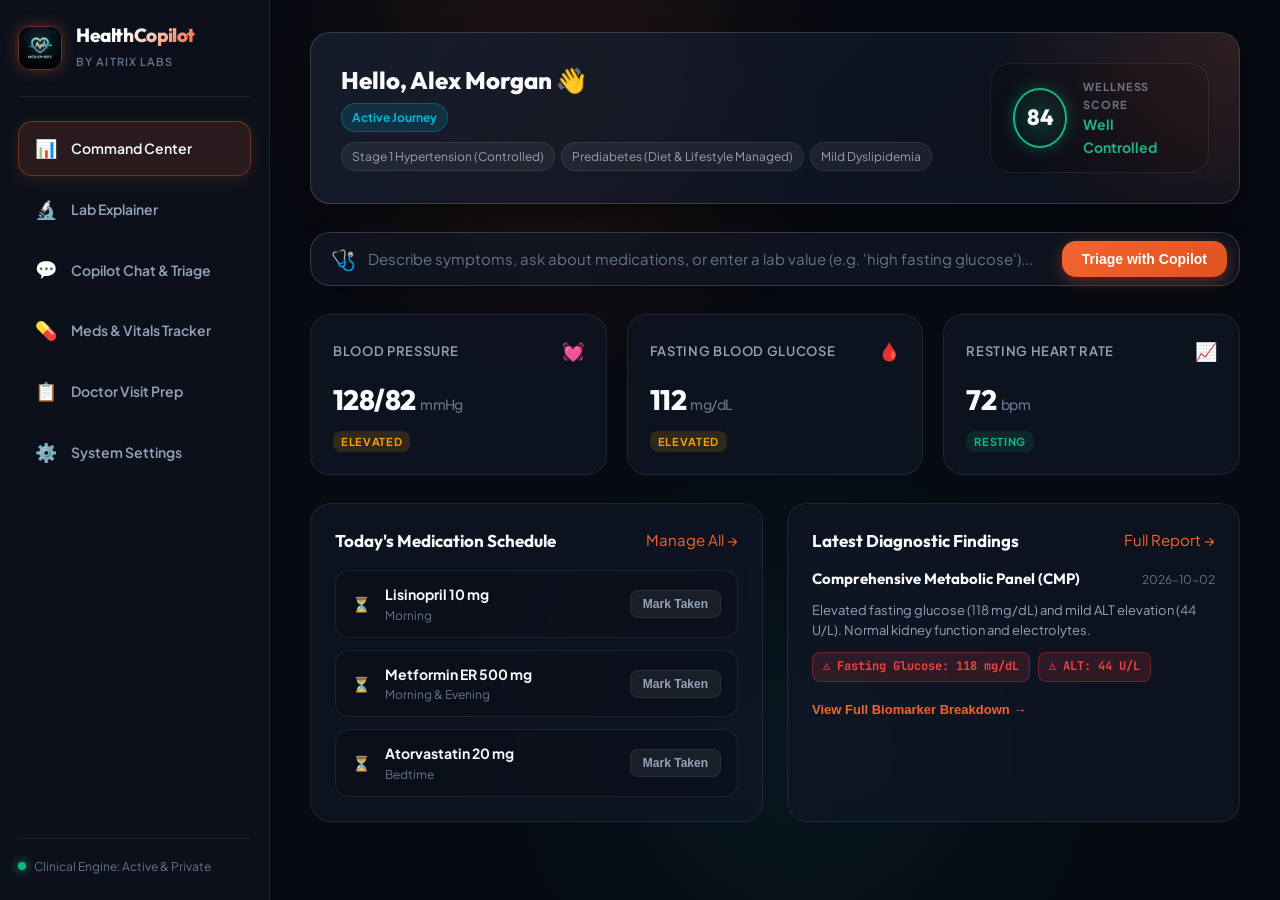
<file: index.html>
<!DOCTYPE html>
<html lang="en">
<head>
  <meta charset="UTF-8">
  <meta name="viewport" content="width=device-width, initial-scale=1.0">
  <title>AI-Powered Personal Health Copilot | AItrix Labs</title>
  <meta name="description" content="An intelligent personal health copilot that helps individuals understand, organize, and manage their healthcare journey with lab analysis, symptom triage, medication safety, and clinical visit prep.">
  <meta name="theme-color" content="#070A11">

  <!-- Favicon -->
  <link rel="icon" type="image/jpeg" href="assets/logo.jpg">

  <!-- Core & Component Stylesheets -->
  <link rel="stylesheet" href="css/style.css">
  <link rel="stylesheet" href="css/dashboard.css">
  <link rel="stylesheet" href="css/lab-explainer.css">
  <link rel="stylesheet" href="css/chat.css">
  <link rel="stylesheet" href="css/meds-vitals.css">
</head>
<body>
  <!-- Mobile Top Navigation Bar -->
  <div class="mobile-top-bar no-print">
    <div style="display: flex; align-items: center; gap: 10px;">
      <img src="assets/logo.jpg" alt="Health Copilot Logo" style="width: 32px; height: 32px; border-radius: 8px;">
      <span style="font-weight: 800; font-family: var(--font-display);">HealthCopilot</span>
    </div>
    <button id="mobileMenuBtn" class="menu-btn" aria-label="Open Navigation">☰ Menu</button>
  </div>

  <div class="app-container">
    <!-- Desktop Sidebar Navigation -->
    <aside class="app-sidebar no-print">
      <div class="brand-header">
        <img src="assets/logo.jpg" alt="Health Copilot Emblem" class="brand-logo-img">
        <div class="brand-text">
          <h1>HealthCopilot</h1>
          <span class="brand-tagline">by AItrix Labs</span>
        </div>
      </div>

      <ul class="nav-menu">
        <li class="nav-item active" data-tab="overview">
          <span class="nav-icon">📊</span>
          <span>Command Center</span>
        </li>
        <li class="nav-item" data-tab="labs">
          <span class="nav-icon">🔬</span>
          <span>Lab Explainer</span>
        </li>
        <li class="nav-item" data-tab="copilot">
          <span class="nav-icon">💬</span>
          <span>Copilot Chat & Triage</span>
        </li>
        <li class="nav-item" data-tab="meds">
          <span class="nav-icon">💊</span>
          <span>Meds & Vitals Tracker</span>
        </li>
        <li class="nav-item" data-tab="doctor">
          <span class="nav-icon">📋</span>
          <span>Doctor Visit Prep</span>
        </li>
        <li class="nav-item" data-tab="settings">
          <span class="nav-icon">⚙️</span>
          <span>System Settings</span>
        </li>
      </ul>

      <div class="sidebar-footer">
        <div class="system-status">
          <span class="status-dot-pulse"></span>
          <span>Clinical Engine: Active & Private</span>
        </div>
      </div>
    </aside>

    <!-- Main Content Area -->
    <main class="app-main">

      <!-- ===================================================================
           VIEW 1: OVERVIEW / COMMAND CENTER
           =================================================================== -->
      <section id="view-overview" class="view-section active-view">
        <div class="dash-hero-banner">
          <div class="patient-intro">
            <h3>Hello, <span id="dashPatientName">Alex Morgan</span> 👋</h3>
            <div class="patient-meta-row">
              <span class="patient-status-pill">Active Journey</span>
              <div id="dashConditionsList" style="display: flex; gap: 6px; flex-wrap: wrap;"></div>
            </div>
          </div>

          <div class="wellness-score-badge">
            <div class="score-circle">
              <span id="wellnessScoreNum">88</span>
            </div>
            <div class="score-info">
              <span class="score-label">Wellness Score</span>
              <span class="score-rating">Well Controlled</span>
            </div>
          </div>
        </div>

        <!-- Quick Triage Search -->
        <div class="quick-triage-container no-print">
          <div class="quick-triage-box">
            <span class="triage-icon">🩺</span>
            <input type="text" id="quickTriageInput" placeholder="Describe symptoms, ask about medications, or enter a lab value (e.g. 'high fasting glucose')...">
            <button class="btn-primary" id="quickTriageBtn">Triage with Copilot</button>
          </div>
        </div>

        <!-- 3-Column Metrics Snapshot -->
        <div class="dash-metrics-grid">
          <div class="metric-card">
            <div class="metric-card-header">
              <span class="metric-card-title">Blood Pressure</span>
              <span style="font-size: 18px;">💓</span>
            </div>
            <div id="dashBPSnapshot">
              <span class="snapshot-val">128/82 <small>mmHg</small></span>
              <span class="snapshot-status elevated">ELEVATED</span>
            </div>
          </div>

          <div class="metric-card">
            <div class="metric-card-header">
              <span class="metric-card-title">Fasting Blood Glucose</span>
              <span style="font-size: 18px;">🩸</span>
            </div>
            <div id="dashGlucoseSnapshot">
              <span class="snapshot-val">112 <small>mg/dL</small></span>
              <span class="snapshot-status elevated">ELEVATED</span>
            </div>
          </div>

          <div class="metric-card">
            <div class="metric-card-header">
              <span class="metric-card-title">Resting Heart Rate</span>
              <span style="font-size: 18px;">📈</span>
            </div>
            <div id="dashHRSnapshot">
              <span class="snapshot-val">72 <small>bpm</small></span>
              <span class="snapshot-status normal">OPTIMAL</span>
            </div>
          </div>
        </div>

        <!-- Two Column Panel: Meds Today & Recent Lab Findings -->
        <div class="dash-content-columns">
          <div class="dash-panel">
            <div class="panel-header">
              <h3>Today's Medication Schedule</h3>
              <a href="#meds" onclick="window.app.switchTab('meds')">Manage All →</a>
            </div>
            <div class="dash-meds-list" id="dashMedsTodayList"></div>
          </div>

          <div class="dash-panel">
            <div class="panel-header">
              <h3>Latest Diagnostic Findings</h3>
              <a href="#labs" onclick="window.app.switchTab('labs')">Full Report →</a>
            </div>
            <div id="dashLabAlerts"></div>
          </div>
        </div>
      </section>


      <!-- ===================================================================
           VIEW 2: LAB EXPLAINER & BIOMARKER VISUALIZER
           =================================================================== -->
      <section id="view-labs" class="view-section">
        <div class="view-header">
          <div>
            <h2>Diagnostic Lab Explainer</h2>
            <p class="view-subtitle">Demystify blood tests, metabolic panels, and lipid profiles into plain-English clinical insights.</p>
          </div>
        </div>

        <div class="lab-controls-panel no-print">
          <div class="lab-selector-row">
            <div>
              <label for="labPresetSelect" style="font-size: 12px; font-weight: 700; color: var(--text-muted); text-transform: uppercase;">Load Sample Laboratory Report:</label>
              <select id="labPresetSelect" class="form-select" style="margin-top: 6px; width: 340px;">
                <option value="lab_cmp_01">Comprehensive Metabolic Panel (CMP)</option>
                <option value="lab_lipid_02">Lipid Profile & Cardiovascular Panel</option>
                <option value="lab_a1c_03">Hemoglobin A1c (Glycated Hemoglobin)</option>
              </select>
            </div>
            <span style="color: var(--text-muted); font-size: 13px;">or paste your raw clinical lab report below</span>
          </div>

          <div class="lab-raw-collapsible">
            <details>
              <summary>📝 Paste / View Raw Lab Text for Custom AI Parsing</summary>
              <div class="raw-input-wrapper">
                <textarea id="rawLabInput" class="form-textarea" placeholder="Paste your lab report text here (e.g. 'Glucose: 118 mg/dL [HIGH]...')"></textarea>
                <button class="btn-primary" id="analyzeRawLabBtn">Analyze Raw Text with Copilot</button>
              </div>
            </details>
          </div>
        </div>

        <!-- Active Report Metadata Banner -->
        <div class="report-meta-card">
          <div class="report-meta-header">
            <h3 id="reportTitleDisplay">Comprehensive Metabolic Panel (CMP)</h3>
            <div class="report-meta-sub">
              <span id="reportDateDisplay">Collected: 2026-10-02</span>
              <span id="reportFacilityDisplay">LabCorp Diagnostics</span>
            </div>
          </div>
          <div class="report-summary-box" id="reportSummaryDisplay">
            Elevated fasting glucose (118 mg/dL) and mild ALT elevation (44 U/L). Normal kidney function and electrolytes.
          </div>
        </div>

        <!-- Biomarker Filters -->
        <div class="lab-filter-bar no-print">
          <div class="filter-pills">
            <label class="filter-pill-label">
              <input type="radio" name="labFilter" value="all" checked> All Biomarkers
            </label>
            <label class="filter-pill-label">
              <input type="radio" name="labFilter" value="abnormal"> Flagged / Abnormal Only
            </label>
            <label class="filter-pill-label">
              <input type="radio" name="labFilter" value="normal"> Within Optimal Range
            </label>
          </div>
        </div>

        <!-- Biomarker Cards Grid -->
        <div class="biomarkers-grid" id="biomarkersContainer"></div>
      </section>


      <!-- ===================================================================
           VIEW 3: COPILOT CHAT & SYMPTOM TRIAGE
           =================================================================== -->
      <section id="view-copilot" class="view-section">
        <div class="view-header">
          <div>
            <h2>Clinical Copilot & Symptom Triage</h2>
            <p class="view-subtitle">Interactive conversational healthcare navigation with urgency risk-stratification and clinical explanations.</p>
          </div>
        </div>

        <div class="chat-app-wrapper">
          <div class="chat-top-header">
            <div class="chat-ai-profile">
              <div class="ai-avatar-badge">🩺</div>
              <div class="ai-profile-info">
                <h3>Personal Health Copilot</h3>
                <p><span class="pulse-indicator"></span> Intelligent Clinical Engine Active</p>
              </div>
            </div>
            <button class="btn-secondary" id="clearChatBtn" style="font-size: 12px; padding: 6px 12px;">Clear History</button>
          </div>

          <!-- Quick Suggestion Chips -->
          <div class="quick-chips-wrapper no-print" id="quickPromptChips">
            <button class="prompt-chip" data-prompt="My fasting blood glucose is 118 mg/dL. What does this indicate and what actions can I take?">🩸 Glucose 118 mg/dL meaning</button>
            <button class="prompt-chip" data-prompt="Can I take ibuprofen or Advil while I am on Lisinopril for blood pressure?">⚠️ Ibuprofen + Lisinopril interaction</button>
            <button class="prompt-chip" data-prompt="I forgot my morning blood pressure medication yesterday. Can I double up today?">💊 Missed medication dose advice</button>
            <button class="prompt-chip" data-prompt="I feel lightheaded when standing up quickly. Resting heart rate is 72 bpm.">💓 Dizziness upon standing</button>
            <button class="prompt-chip emergency-chip" data-prompt="I have sudden severe pressure in my chest radiating to my left arm.">🚨 Emergency test: Severe chest pain</button>
          </div>

          <!-- Chat Messages Flow -->
          <div class="chat-messages-container" id="chatMessages"></div>

          <!-- Chat Input -->
          <div class="chat-input-bar no-print">
            <form id="chatForm">
              <input type="text" id="chatInput" placeholder="Ask a health question, report a symptom, or evaluate medications..." autocomplete="off">
              <button type="submit" class="btn-primary" id="sendChatBtn">Send ➔</button>
            </form>
          </div>
        </div>
      </section>


      <!-- ===================================================================
           VIEW 4: MEDICATION & VITALS TRACKER
           =================================================================== -->
      <section id="view-meds" class="view-section">
        <div class="view-header">
          <div>
            <h2>Medication & Vitals Tracker</h2>
            <p class="view-subtitle">Maintain schedule adherence, review drug interaction alerts, and log daily biometric telemetry.</p>
          </div>
        </div>

        <!-- Drug Interaction Alert (Dynamic) -->
        <div id="drugInteractionAlert" style="display: none;"></div>

        <div class="meds-vitals-grid">
          <!-- Medication Column -->
          <div class="section-panel">
            <div class="section-header-row">
              <h3>Medications & Regimen</h3>
              <button class="btn-primary" id="openAddMedBtn" style="font-size: 13px; padding: 8px 14px;">+ Add Med</button>
            </div>

            <div class="adherence-banner">
              <div>
                <span class="adherence-title">Today's Adherence Rate</span>
                <p style="font-size: 12px; color: var(--text-muted); margin-top: 2px;">Keep up your consistent daily streak</p>
              </div>
              <span class="adherence-pct" id="todayAdherencePct">75%</span>
            </div>

            <div class="medications-list" id="medicationsList"></div>
          </div>

          <!-- Vitals Column -->
          <div class="section-panel">
            <div class="section-header-row">
              <h3>Vitals & Biometric Logs</h3>
              <button class="btn-secondary" id="openAddVitalBtn" style="font-size: 13px; padding: 8px 14px;">+ Log Vital</button>
            </div>

            <!-- SVG Trend Chart -->
            <div id="vitalsChartContainer" style="margin-bottom: 20px;"></div>

            <!-- Table of Vitals -->
            <div class="vitals-table-wrapper">
              <table class="vitals-table">
                <thead>
                  <tr>
                    <th>Date / Time</th>
                    <th>Metric</th>
                    <th>Reading</th>
                    <th>Status</th>
                    <th>Notes</th>
                    <th></th>
                  </tr>
                </thead>
                <tbody id="vitalsTableBody"></tbody>
              </table>
            </div>
          </div>
        </div>
      </section>


      <!-- ===================================================================
           VIEW 5: DOCTOR VISIT PREP SHEET
           =================================================================== -->
      <section id="view-doctor" class="view-section">
        <div class="view-header no-print">
          <div>
            <h2>Doctor Visit Prep & Health Summary</h2>
            <p class="view-subtitle">Generate an organized, printable briefing for your next clinical consultation with prioritized questions.</p>
          </div>
          <div style="display: flex; gap: 10px;">
            <button class="btn-secondary" id="refreshSummaryBtn">🔄 Refresh Data</button>
            <button class="btn-primary" id="printSummaryBtn">🖨️ Print / Save PDF</button>
          </div>
        </div>

        <div class="doctor-prep-container">
          <div class="prep-document-sheet" id="prepDocumentSheet">
            <div class="prep-doc-header">
              <h2 class="prep-doc-title">Executive Clinical Summary & Consultation Prep</h2>
              <p class="prep-patient-meta" id="prepPatientMeta">Alex Morgan | Age: 42 | Sex: Male | Allergies: Penicillin, Sulfa</p>
              <p class="prep-provider-info" id="prepProviderInfo">Primary Physician: Dr. Elena Rostova, MD (Metro Health Internal Medicine)</p>
            </div>

            <!-- Active Diagnoses -->
            <div class="prep-section">
              <h3 class="prep-section-title">🏥 Active Diagnoses & Chronic Focus Areas</h3>
              <ul id="prepConditionsList" style="padding-left: 20px; font-size: 14px;"></ul>
            </div>

            <!-- Recent Vitals Averages -->
            <div class="prep-section">
              <h3 class="prep-section-title">💓 Recent Vitals Telemetry Averages (Last 14 Days)</h3>
              <div class="prep-metrics-grid" id="prepVitalsMetrics"></div>
            </div>

            <!-- Abnormal Lab Findings -->
            <div class="prep-section">
              <h3 class="prep-section-title">🔬 Out-of-Range Diagnostic Biomarkers</h3>
              <div class="prep-labs-list" id="prepAbnormalLabs"></div>
            </div>

            <!-- Current Medications -->
            <div class="prep-section">
              <h3 class="prep-section-title">💊 Active Medications & Regimen</h3>
              <div id="prepMedsList" style="display: flex; flex-direction: column; gap: 6px;"></div>
            </div>

            <!-- Prioritized Questions for Clinician -->
            <div class="prep-section">
              <h3 class="prep-section-title">❓ Prioritized Questions for Your Doctor</h3>
              <ul class="prep-questions-list" id="prepGeneratedQuestions"></ul>
            </div>

            <!-- Custom Discussion Topics -->
            <div class="prep-section no-print" style="margin-top: 24px;">
              <h3 class="prep-section-title">📝 Additional Symptoms or Topics You Wish to Discuss</h3>
              <div style="display: flex; gap: 10px; margin-bottom: 12px;">
                <input type="text" id="newTopicInput" class="form-input" placeholder="e.g. Mild knee stiffness after running 5k...">
                <button class="btn-secondary" id="addTopicBtn" style="white-space: nowrap;">Add Topic</button>
              </div>
              <ul id="doctorTopicsList" style="list-style: none; display: flex; flex-direction: column; gap: 6px;"></ul>
            </div>
          </div>
        </div>
      </section>


      <!-- ===================================================================
           VIEW 6: SETTINGS & MODEL CONFIGURATION
           =================================================================== -->
      <section id="view-settings" class="view-section">
        <div class="view-header">
          <div>
            <h2>System Settings & AI Configuration</h2>
            <p class="view-subtitle">Configure model API keys, manage local data persistence, and review privacy details.</p>
          </div>
        </div>

        <div style="max-width: 680px; display: flex; flex-direction: column; gap: 24px;">
          <div class="section-panel">
            <h3 style="font-size: 16px; margin-bottom: 14px;">🤖 Google Gemini Live AI Integration (Optional)</h3>
            <p style="font-size: 13px; color: var(--text-secondary); margin-bottom: 16px;">
              Health Copilot includes a complete built-in clinical triage and biomarker intelligence engine that runs offline with zero setup. If you'd like live, dynamic generative LLM responses, you can enter your Google Gemini API key below.
            </p>
            <div class="form-group">
              <label for="geminiApiKeyInput">Gemini API Key</label>
              <input type="password" id="geminiApiKeyInput" class="form-input" placeholder="AIzaSy...">
            </div>
            <button class="btn-primary" id="saveSettingsBtn">Save Settings</button>
          </div>

          <div class="section-panel">
            <h3 style="font-size: 16px; margin-bottom: 14px;">🔒 Privacy & Zero-Cloud Guarantee</h3>
            <p style="font-size: 13px; color: var(--text-secondary); line-height: 1.6;">
              All patient vitals, medications, and lab reports are stored exclusively within your browser's local sandbox (IndexedDB & LocalStorage). No private patient data is ever transferred to third-party databases or marketing servers.
            </p>
          </div>

          <div class="section-panel">
            <h3 style="font-size: 16px; margin-bottom: 14px;">🔄 Demonstration Sample Data</h3>
            <p style="font-size: 13px; color: var(--text-secondary); margin-bottom: 16px;">
              Reset all logs back to the default presentation demo state (Alex Morgan, CMP/Lipid panel, prediabetes vitals).
            </p>
            <button class="btn-secondary" id="resetDemoDataBtn" style="color: #F87171; border-color: rgba(239, 68, 68, 0.4);">
              Reset to Demo Data
            </button>
          </div>
        </div>
      </section>

    </main>
  </div>

  <!-- ===================================================================
       MODAL: ADD MEDICATION
       =================================================================== -->
  <div id="addMedModal" class="modal-overlay" style="display: none;">
    <div class="modal-card">
      <div class="modal-header">
        <h3>Add New Medication</h3>
        <button id="closeAddMedBtn" class="modal-close-btn">&times;</button>
      </div>
      <form id="addMedForm">
        <div class="form-group">
          <label for="medNameInput">Medication Name</label>
          <input type="text" id="medNameInput" class="form-input" placeholder="e.g. Lisinopril, Metformin" required>
        </div>
        <div class="form-group" style="display: grid; grid-template-columns: 1fr 1fr; gap: 12px;">
          <div>
            <label for="medDosageInput">Dosage</label>
            <input type="text" id="medDosageInput" class="form-input" placeholder="e.g. 10 mg, 500 mg" required>
          </div>
          <div>
            <label for="medFreqInput">Frequency</label>
            <select id="medFreqInput" class="form-select">
              <option value="Once daily">Once daily</option>
              <option value="Twice daily">Twice daily</option>
              <option value="Three times daily">Three times daily</option>
              <option value="As needed">As needed (PRN)</option>
            </select>
          </div>
        </div>
        <div class="form-group">
          <label for="medTimingInput">Timing</label>
          <select id="medTimingInput" class="form-select">
            <option value="Morning">Morning</option>
            <option value="Morning & Evening">Morning & Evening</option>
            <option value="Bedtime">Bedtime</option>
            <option value="With Meals">With Meals</option>
          </select>
        </div>
        <div class="form-group">
          <label for="medPurposeInput">Clinical Purpose / Condition</label>
          <input type="text" id="medPurposeInput" class="form-input" placeholder="e.g. Blood pressure regulation">
        </div>
        <div class="form-group">
          <label for="medInstructionsInput">Special Instructions</label>
          <input type="text" id="medInstructionsInput" class="form-input" placeholder="e.g. Take with a full glass of water">
        </div>
        <div style="display: flex; justify-content: flex-end; gap: 10px; margin-top: 20px;">
          <button type="submit" class="btn-primary">Save Medication</button>
        </div>
      </form>
    </div>
  </div>

  <!-- ===================================================================
       MODAL: LOG VITAL
       =================================================================== -->
  <div id="addVitalModal" class="modal-overlay" style="display: none;">
    <div class="modal-card">
      <div class="modal-header">
        <h3>Log Health Vital</h3>
        <button id="closeAddVitalBtn" class="modal-close-btn">&times;</button>
      </div>
      <form id="addVitalForm">
        <div class="form-group">
          <label for="vitalTypeSelect">Metric Type</label>
          <select id="vitalTypeSelect" class="form-select">
            <option value="blood_pressure">Blood Pressure (mmHg)</option>
            <option value="glucose">Fasting Blood Glucose (mg/dL)</option>
            <option value="heart_rate">Resting Heart Rate (bpm)</option>
            <option value="spo2">Oxygen Saturation (SpO2 %)</option>
          </select>
        </div>

        <!-- BP Specific Fields -->
        <div id="bpSpecificFields" style="display: grid; grid-template-columns: 1fr 1fr; gap: 12px; margin-bottom: 16px;">
          <div>
            <label for="vitalSystolicInput">Systolic (mmHg)</label>
            <input type="number" id="vitalSystolicInput" class="form-input" placeholder="e.g. 120" min="70" max="250">
          </div>
          <div>
            <label for="vitalDiastolicInput">Diastolic (mmHg)</label>
            <input type="number" id="vitalDiastolicInput" class="form-input" placeholder="e.g. 80" min="40" max="150">
          </div>
        </div>

        <!-- Single Numeric Field (for glucose, HR, SpO2) -->
        <div id="singleValueField" class="form-group" style="display: none;">
          <label for="vitalValueInput">Reading Value</label>
          <input type="number" id="vitalValueInput" class="form-input" placeholder="Enter measurement" step="any">
        </div>

        <div class="form-group">
          <label for="vitalNotesInput">Notes / Context (Optional)</label>
          <input type="text" id="vitalNotesInput" class="form-input" placeholder="e.g. Morning fasting, post exercise">
        </div>

        <div style="display: flex; justify-content: flex-end; gap: 10px; margin-top: 20px;">
          <button type="submit" class="btn-primary">Save Vital</button>
        </div>
      </form>
    </div>
  </div>

  <!-- Application Bootstrap -->
  <script type="module" src="js/app.js"></script>
</body>
</html>
</file>
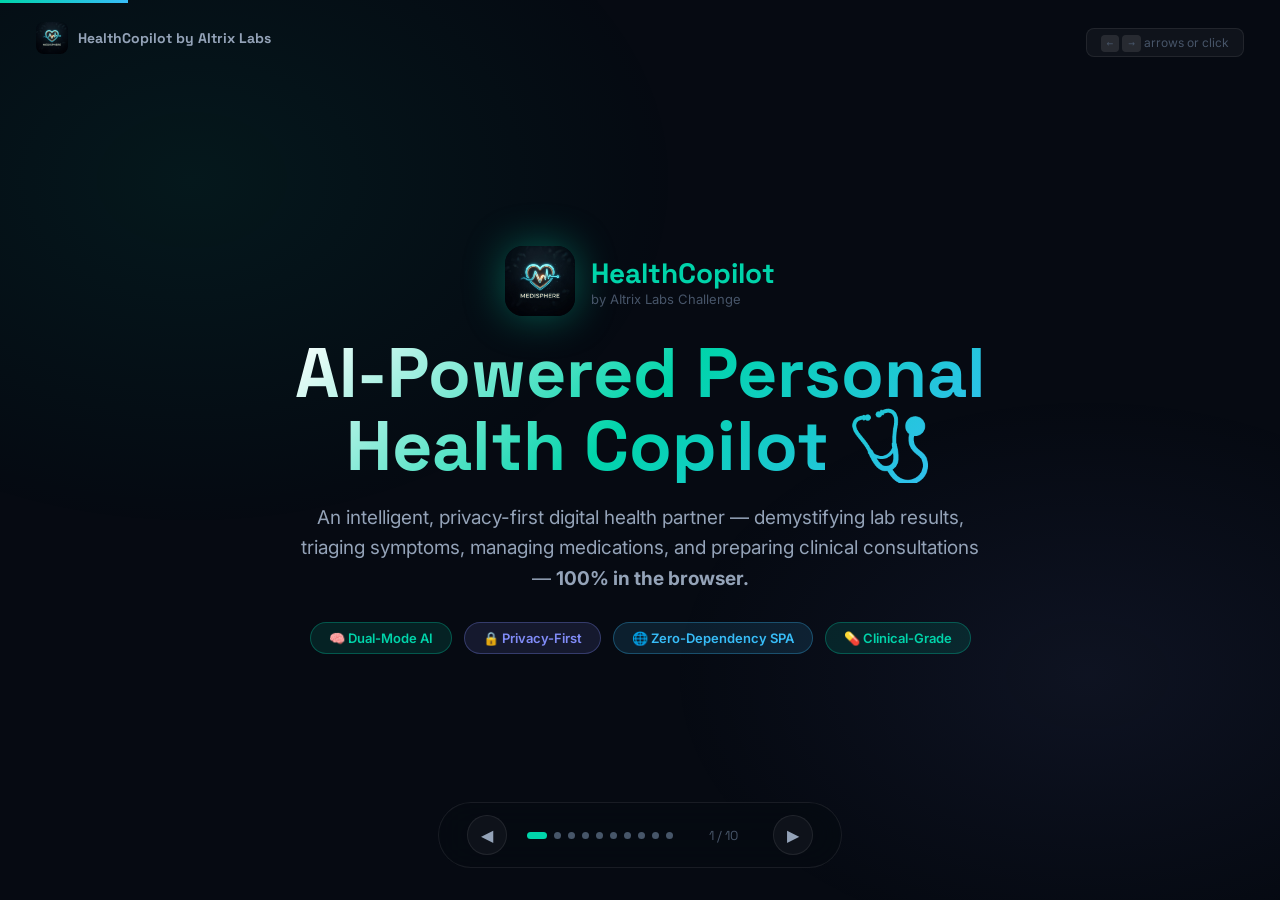
<file: presentation.html>
<!DOCTYPE html>
<html lang="en">
<head>
  <meta charset="UTF-8">
  <meta name="viewport" content="width=device-width, initial-scale=1.0">
  <title>HealthCopilot — AI-Powered Personal Health Copilot | Presentation</title>
  <link rel="preconnect" href="https://fonts.googleapis.com">
  <link href="https://fonts.googleapis.com/css2?family=Inter:wght@300;400;500;600;700;800;900&family=Space+Grotesk:wght@400;500;600;700&display=swap" rel="stylesheet">
  <style>
    :root {
      --bg-deep: #060A12;
      --bg-card: rgba(255,255,255,0.04);
      --border: rgba(255,255,255,0.08);
      --border-glow: rgba(0,212,170,0.3);
      --teal: #00D4AA;
      --teal-dim: rgba(0,212,170,0.12);
      --cyan: #38BDF8;
      --violet: #818CF8;
      --red: #F87171;
      --amber: #FBBF24;
      --green: #34D399;
      --text-primary: #F1F5F9;
      --text-secondary: #94A3B8;
      --text-muted: #475569;
      --font-body: 'Inter', sans-serif;
      --font-display: 'Space Grotesk', sans-serif;
    }
    *, *::before, *::after { box-sizing: border-box; margin: 0; padding: 0; }
    body {
      font-family: var(--font-body);
      background: var(--bg-deep);
      color: var(--text-primary);
      height: 100vh; overflow: hidden;
    }
    body::before {
      content: '';
      position: fixed; inset: 0;
      background:
        radial-gradient(ellipse 700px 500px at 15% 20%, rgba(0,212,170,0.07) 0%, transparent 70%),
        radial-gradient(ellipse 600px 400px at 85% 75%, rgba(129,140,248,0.07) 0%, transparent 70%);
      pointer-events: none; z-index: 0;
    }
    .progress-bar {
      position: fixed; top: 0; left: 0; height: 3px;
      background: linear-gradient(90deg, #00D4AA, #38BDF8);
      transition: width 0.4s ease; z-index: 100;
    }
    .slide-logo {
      position: fixed; top: 22px; left: 36px;
      display: flex; align-items: center; gap: 10px; z-index: 100;
    }
    .slide-logo img { width: 32px; height: 32px; border-radius: 8px; }
    .slide-logo span { font-family: var(--font-display); font-size: 14px; font-weight: 700; color: var(--text-secondary); }
    .key-hint {
      position: fixed; top: 28px; right: 36px;
      font-size: 12px; color: var(--text-muted);
      background: var(--bg-card); border: 1px solid var(--border);
      border-radius: 8px; padding: 6px 14px; z-index: 100;
    }
    .key-hint kbd { background: rgba(255,255,255,0.1); border-radius: 4px; padding: 2px 6px; font-size: 11px; }
    .deck { position: relative; width: 100vw; height: 100vh; overflow: hidden; z-index: 1; }
    .slide {
      position: absolute; inset: 0;
      display: flex; flex-direction: column;
      align-items: center; justify-content: center;
      padding: 64px 80px;
      opacity: 0; transform: translateX(60px);
      transition: opacity 0.5s cubic-bezier(0.22,1,0.36,1), transform 0.5s cubic-bezier(0.22,1,0.36,1);
      pointer-events: none; gap: 24px;
    }
    .slide.active { opacity: 1; transform: translateX(0); pointer-events: all; }
    .slide.prev { opacity: 0; transform: translateX(-60px); }
    .nav-bar {
      position: fixed; bottom: 32px; left: 50%; transform: translateX(-50%);
      display: flex; align-items: center; gap: 20px;
      background: rgba(6,10,18,0.9); backdrop-filter: blur(20px);
      border: 1px solid var(--border); border-radius: 60px;
      padding: 12px 28px; z-index: 100;
    }
    .nav-btn {
      background: var(--bg-card); border: 1px solid var(--border);
      color: var(--text-secondary); width: 40px; height: 40px;
      border-radius: 50%; font-size: 16px; cursor: pointer;
      display: flex; align-items: center; justify-content: center; transition: all 0.2s;
    }
    .nav-btn:hover { background: var(--teal-dim); border-color: var(--border-glow); color: var(--teal); }
    .slide-counter { font-family: var(--font-display); font-size: 13px; color: var(--text-muted); min-width: 60px; text-align: center; }
    .dot-row { display: flex; gap: 7px; align-items: center; }
    .dot { width: 7px; height: 7px; border-radius: 50%; background: var(--text-muted); cursor: pointer; transition: all 0.25s; }
    .dot.active { width: 20px; border-radius: 10px; background: var(--teal); }
    .eyebrow { font-size: 11px; font-weight: 700; letter-spacing: 3px; text-transform: uppercase; color: var(--teal); }
    .slide-h2 { font-family: var(--font-display); font-size: clamp(28px, 3.5vw, 52px); font-weight: 700; line-height: 1.1; }
    .slide-h2 em { font-style:normal; color: var(--teal); }
    .card {
      background: var(--bg-card); border: 1px solid var(--border);
      border-radius: 16px; padding: 24px; transition: border-color 0.3s;
    }
    .card:hover { border-color: var(--border-glow); }
    .badge {
      background: var(--teal-dim); border: 1px solid var(--border-glow);
      color: var(--teal); border-radius: 60px; padding: 7px 18px;
      font-size: 13px; font-weight: 600;
    }
    .badge.v { background: rgba(129,140,248,0.12); border-color: rgba(129,140,248,0.3); color: var(--violet); }
    .badge.c { background: rgba(56,189,248,0.12); border-color: rgba(56,189,248,0.3); color: var(--cyan); }
    @keyframes fadeUp { from{opacity:0;transform:translateY(18px)} to{opacity:1;transform:translateY(0)} }
    .ai { animation: fadeUp 0.6s both; }
    .ai.d1{animation-delay:.05s} .ai.d2{animation-delay:.15s} .ai.d3{animation-delay:.25s} .ai.d4{animation-delay:.35s}
  </style>
</head>
<body>
<div class="progress-bar" id="pb" style="width:10%"></div>
<div class="slide-logo">
  <img src="assets/logo.jpg" alt="HC">
  <span>HealthCopilot by AItrix Labs</span>
</div>
<div class="key-hint"><kbd>←</kbd> <kbd>→</kbd> arrows or click</div>
<div class="deck" id="deck">

<!-- SLIDE 1: TITLE -->
<div class="slide active" data-i="0" style="text-align:center; gap:20px;">
  <div class="ai d1" style="display:flex;align-items:center;gap:16px;justify-content:center;">
    <img src="assets/logo.jpg" style="width:70px;height:70px;border-radius:18px;box-shadow:0 0 40px rgba(0,212,170,0.4);" alt="">
    <div style="text-align:left;">
      <div style="font-family:'Space Grotesk',sans-serif;font-size:28px;font-weight:800;color:var(--teal);">HealthCopilot</div>
      <div style="font-size:13px;color:var(--text-muted);">by AItrix Labs Challenge</div>
    </div>
  </div>
  <h1 class="ai d2" style="font-family:'Space Grotesk',sans-serif;font-size:clamp(38px,5.5vw,70px);font-weight:900;line-height:1.05;background:linear-gradient(135deg,#fff 0%,#00D4AA 50%,#38BDF8 100%);-webkit-background-clip:text;-webkit-text-fill-color:transparent;background-clip:text;">
    AI-Powered Personal<br>Health Copilot 🩺
  </h1>
  <p class="ai d3" style="font-size:19px;color:var(--text-secondary);max-width:680px;line-height:1.6;">
    An intelligent, privacy-first digital health partner — demystifying lab results, triaging symptoms, managing medications, and preparing clinical consultations — <strong>100% in the browser.</strong>
  </p>
  <div class="ai d4" style="display:flex;gap:12px;flex-wrap:wrap;justify-content:center;margin-top:8px;">
    <span class="badge">🧠 Dual-Mode AI</span>
    <span class="badge v">🔒 Privacy-First</span>
    <span class="badge c">🌐 Zero-Dependency SPA</span>
    <span class="badge">💊 Clinical-Grade</span>
  </div>
</div>

<!-- SLIDE 2: PROBLEM -->
<div class="slide" data-i="1" style="gap:20px;">
  <div class="ai d1" style="text-align:center;">
    <div class="eyebrow" style="margin-bottom:6px;">The Problem We Solve</div>
    <h2 class="slide-h2">Modern Healthcare Is <em>Overwhelming</em></h2>
  </div>
  <div class="ai d2" style="background:var(--teal-dim);border-left:3px solid var(--teal);padding:14px 20px;border-radius:0 12px 12px 0;font-style:italic;font-size:15px;max-width:900px;width:100%;">
    "Design and develop an AI-powered Personal Health Copilot that helps individuals understand, organize, and manage their healthcare journey." — AItrix Labs Challenge
  </div>
  <div class="ai d3" style="display:grid;grid-template-columns:1fr 1fr;gap:14px;max-width:920px;width:100%;">
    <div class="card"><div style="font-size:28px;margin-bottom:8px;">🔬</div><h4 style="margin-bottom:6px;">Opaque Lab Results</h4><p style="font-size:13px;color:var(--text-secondary);line-height:1.5;">Patients receive blood panels full of abbreviations and numbers with no plain-English explanation of what they mean.</p></div>
    <div class="card"><div style="font-size:28px;margin-bottom:8px;">⚠️</div><h4 style="margin-bottom:6px;">Symptom Uncertainty</h4><p style="font-size:13px;color:var(--text-secondary);line-height:1.5;">People don't know when to call 911, visit Urgent Care, or rest — leading to dangerous delays or costly ER over-utilization.</p></div>
    <div class="card"><div style="font-size:28px;margin-bottom:8px;">💊</div><h4 style="margin-bottom:6px;">Medication Complexity</h4><p style="font-size:13px;color:var(--text-secondary);line-height:1.5;">Managing multiple medications with timing, dosage, interactions, and adherence is cognitively demanding without assistance.</p></div>
    <div class="card"><div style="font-size:28px;margin-bottom:8px;">📋</div><h4 style="margin-bottom:6px;">Wasted Doctor Time</h4><p style="font-size:13px;color:var(--text-secondary);line-height:1.5;">Without a structured briefing, patients forget key data during short 15-minute clinical visits, leaving critical questions unasked.</p></div>
  </div>
</div>

<!-- SLIDE 3: FEATURES OVERVIEW -->
<div class="slide" data-i="2" style="gap:20px;">
  <div class="ai d1" style="text-align:center;">
    <div class="eyebrow" style="margin-bottom:6px;">What We Built</div>
    <h2 class="slide-h2">Five Integrated <em>Clinical Modules</em></h2>
  </div>
  <div class="ai d2" style="display:grid;grid-template-columns:repeat(5,1fr);gap:12px;max-width:1100px;width:100%;">
    <div class="card" style="text-align:center;padding:20px 14px;"><span style="font-size:34px;display:block;margin-bottom:10px;">📊</span><h4 style="font-size:13px;">Command Center</h4><p style="font-size:11px;color:var(--text-secondary);margin-top:6px;">Wellness score, vitals, meds checklist</p></div>
    <div class="card" style="text-align:center;padding:20px 14px;"><span style="font-size:34px;display:block;margin-bottom:10px;">🔬</span><h4 style="font-size:13px;">Lab Explainer</h4><p style="font-size:11px;color:var(--text-secondary);margin-top:6px;">40+ biomarker gauges & plain-English insights</p></div>
    <div class="card" style="text-align:center;padding:20px 14px;"><span style="font-size:34px;display:block;margin-bottom:10px;">💬</span><h4 style="font-size:13px;">Copilot Chat & Triage</h4><p style="font-size:11px;color:var(--text-secondary);margin-top:6px;">4-tier urgency scoring with 911 detection</p></div>
    <div class="card" style="text-align:center;padding:20px 14px;"><span style="font-size:34px;display:block;margin-bottom:10px;">💊</span><h4 style="font-size:13px;">Meds & Vitals</h4><p style="font-size:11px;color:var(--text-secondary);margin-top:6px;">Adherence, interactions, trend charts</p></div>
    <div class="card" style="text-align:center;padding:20px 14px;"><span style="font-size:34px;display:block;margin-bottom:10px;">📋</span><h4 style="font-size:13px;">Doctor Visit Prep</h4><p style="font-size:11px;color:var(--text-secondary);margin-top:6px;">AI-generated clinical briefing & PDF</p></div>
  </div>
  <div class="ai d3" style="display:flex;gap:36px;flex-wrap:wrap;justify-content:center;">
    <div style="text-align:center;"><div style="font-family:'Space Grotesk',sans-serif;font-size:40px;font-weight:800;color:var(--teal);">40+</div><div style="font-size:12px;color:var(--text-muted);">Biomarkers Covered</div></div>
    <div style="text-align:center;"><div style="font-family:'Space Grotesk',sans-serif;font-size:40px;font-weight:800;color:var(--teal);">4</div><div style="font-size:12px;color:var(--text-muted);">Triage Urgency Tiers</div></div>
    <div style="text-align:center;"><div style="font-family:'Space Grotesk',sans-serif;font-size:40px;font-weight:800;color:var(--teal);">$0</div><div style="font-size:12px;color:var(--text-muted);">Cloud Hosting Cost</div></div>
    <div style="text-align:center;"><div style="font-family:'Space Grotesk',sans-serif;font-size:40px;font-weight:800;color:var(--teal);">100%</div><div style="font-size:12px;color:var(--text-muted);">Client-Side Private</div></div>
    <div style="text-align:center;"><div style="font-family:'Space Grotesk',sans-serif;font-size:40px;font-weight:800;color:var(--teal);">2</div><div style="font-size:12px;color:var(--text-muted);">AI Engine Modes</div></div>
  </div>
</div>

<!-- SLIDE 4: ARCHITECTURE -->
<div class="slide" data-i="3" style="gap:20px;">
  <div class="ai d1" style="text-align:center;">
    <div class="eyebrow" style="margin-bottom:6px;">How It Works</div>
    <h2 class="slide-h2">Dual-Mode <em>Clinical AI Architecture</em></h2>
  </div>
  <img src="assets/demo-architecture.jpg" class="ai d2" alt="Architecture diagram" style="max-width:860px;width:100%;border-radius:16px;border:1px solid var(--border);box-shadow:0 0 60px rgba(0,212,170,0.1);">
</div>

<!-- SLIDE 5: DASHBOARD DEMO -->
<div class="slide" data-i="4" style="flex-direction:row;gap:52px;align-items:center;justify-content:center;">
  <div class="ai d1" style="flex:0 0 360px;">
    <div class="eyebrow" style="margin-bottom:6px;">Feature 1 of 5</div>
    <h2 style="font-family:'Space Grotesk',sans-serif;font-size:34px;font-weight:700;line-height:1.2;margin-bottom:12px;">Command Center<br>Dashboard</h2>
    <p style="font-size:14px;color:var(--text-secondary);line-height:1.6;margin-bottom:16px;">Your daily health command center — a real-time clinical snapshot of your complete wellness status.</p>
    <ul style="list-style:none;display:flex;flex-direction:column;gap:10px;">
      <li style="display:flex;gap:10px;align-items:flex-start;font-size:13px;color:var(--text-secondary);"><span>📊</span> Live wellness score from vitals, adherence & lab data</li>
      <li style="display:flex;gap:10px;align-items:flex-start;font-size:13px;color:var(--text-secondary);"><span>🩺</span> Quick symptom triage bar — urgency level in seconds</li>
      <li style="display:flex;gap:10px;align-items:flex-start;font-size:13px;color:var(--text-secondary);"><span>💓</span> BP, glucose & heart rate metric cards with flags</li>
      <li style="display:flex;gap:10px;align-items:flex-start;font-size:13px;color:var(--text-secondary);"><span>💊</span> Today's medication checklist with one-tap logging</li>
      <li style="display:flex;gap:10px;align-items:flex-start;font-size:13px;color:var(--text-secondary);"><span>🔬</span> Latest abnormal lab findings at a glance</li>
    </ul>
  </div>
  <div class="ai d2" style="flex:1;max-width:680px;">
    <img src="assets/demo-dashboard.jpg" alt="Dashboard" style="width:100%;border-radius:16px;border:1px solid var(--border);box-shadow:0 8px 64px rgba(0,0,0,0.7);">
  </div>
</div>

<!-- SLIDE 6: LAB EXPLAINER -->
<div class="slide" data-i="5" style="flex-direction:row;gap:52px;align-items:center;justify-content:center;">
  <div class="ai d1" style="flex:0 0 360px;">
    <div class="eyebrow" style="margin-bottom:6px;">Feature 2 of 5</div>
    <h2 style="font-family:'Space Grotesk',sans-serif;font-size:34px;font-weight:700;line-height:1.2;margin-bottom:12px;">Diagnostic Lab<br>Explainer</h2>
    <p style="font-size:14px;color:var(--text-secondary);line-height:1.6;margin-bottom:16px;">Transforms cryptic blood panels into clear, actionable clinical insights. No medical degree required.</p>
    <ul style="list-style:none;display:flex;flex-direction:column;gap:10px;">
      <li style="display:flex;gap:10px;align-items:flex-start;font-size:13px;color:var(--text-secondary);"><span>🔬</span> One-click load: CMP, Lipid Panel, HbA1c presets</li>
      <li style="display:flex;gap:10px;align-items:flex-start;font-size:13px;color:var(--text-secondary);"><span>📊</span> Visual 3-zone gauge bars (Low / Normal / Elevated)</li>
      <li style="display:flex;gap:10px;align-items:flex-start;font-size:13px;color:var(--text-secondary);"><span>💡</span> Plain-English "what this means" for every biomarker</li>
      <li style="display:flex;gap:10px;align-items:flex-start;font-size:13px;color:var(--text-secondary);"><span>🎯</span> Actionable lifestyle guidance per out-of-range value</li>
      <li style="display:flex;gap:10px;align-items:flex-start;font-size:13px;color:var(--text-secondary);"><span>💬</span> "Discuss with Copilot" AI deep-dive on any marker</li>
    </ul>
  </div>
  <div class="ai d2" style="flex:1;max-width:680px;">
    <img src="assets/demo-lab.jpg" alt="Lab Explainer" style="width:100%;border-radius:16px;border:1px solid rgba(239,68,68,0.3);box-shadow:0 8px 64px rgba(0,0,0,0.7);">
  </div>
</div>

<!-- SLIDE 7: CHAT & TRIAGE -->
<div class="slide" data-i="6" style="flex-direction:row;gap:52px;align-items:center;justify-content:center;">
  <div class="ai d1" style="flex:0 0 360px;">
    <div class="eyebrow" style="margin-bottom:6px;">Feature 3 of 5</div>
    <h2 style="font-family:'Space Grotesk',sans-serif;font-size:34px;font-weight:700;line-height:1.2;margin-bottom:12px;">Clinical Copilot<br>&amp; Symptom Triage</h2>
    <p style="font-size:14px;color:var(--text-secondary);line-height:1.6;margin-bottom:16px;">Empathetic AI that risk-stratifies any symptom into one of four clinical urgency tiers — instantly.</p>
    <ul style="list-style:none;display:flex;flex-direction:column;gap:10px;">
      <li style="display:flex;gap:10px;align-items:flex-start;font-size:13px;"><span>🚨</span> <strong style="color:#F87171;">EMERGENCY (911)</strong> — cardiac, stroke, respiratory distress</li>
      <li style="display:flex;gap:10px;align-items:flex-start;font-size:13px;"><span>🟠</span> <strong style="color:#F97316;">URGENT CARE</strong> — same-day evaluation warranted</li>
      <li style="display:flex;gap:10px;align-items:flex-start;font-size:13px;"><span>🟡</span> <strong style="color:#FBBF24;">ROUTINE CLINIC</strong> — schedule appointment this week</li>
      <li style="display:flex;gap:10px;align-items:flex-start;font-size:13px;"><span>🟢</span> <strong style="color:#34D399;">SELF-CARE</strong> — monitor and continue wellness</li>
      <li style="display:flex;gap:10px;align-items:flex-start;font-size:13px;color:var(--text-secondary);"><span>🗣️</span> Text-to-Speech accessible audio playback</li>
    </ul>
  </div>
  <div class="ai d2" style="flex:1;max-width:680px;">
    <img src="assets/demo-chat.jpg" alt="Chat Triage" style="width:100%;border-radius:16px;border:1px solid rgba(239,68,68,0.4);box-shadow:0 8px 64px rgba(239,68,68,0.15);">
  </div>
</div>

<!-- SLIDE 8: MEDS & VITALS -->
<div class="slide" data-i="7" style="flex-direction:row;gap:52px;align-items:center;justify-content:center;">
  <div class="ai d1" style="flex:0 0 360px;">
    <div class="eyebrow" style="margin-bottom:6px;">Feature 4 of 5</div>
    <h2 style="font-family:'Space Grotesk',sans-serif;font-size:34px;font-weight:700;line-height:1.2;margin-bottom:12px;">Medication &amp;<br>Vitals Tracker</h2>
    <p style="font-size:14px;color:var(--text-secondary);line-height:1.6;margin-bottom:16px;">Clinical-grade medication adherence management with interactive biometric trend visualization.</p>
    <ul style="list-style:none;display:flex;flex-direction:column;gap:10px;">
      <li style="display:flex;gap:10px;align-items:flex-start;font-size:13px;color:var(--text-secondary);"><span>💊</span> Morning/Afternoon/Bedtime schedule with dose logging</li>
      <li style="display:flex;gap:10px;align-items:flex-start;font-size:13px;color:var(--text-secondary);"><span>📈</span> Daily adherence % meter and streak tracking</li>
      <li style="display:flex;gap:10px;align-items:flex-start;font-size:13px;color:var(--text-secondary);"><span>⚠️</span> Drug-drug interaction scanner (Lisinopril + Potassium etc.)</li>
      <li style="display:flex;gap:10px;align-items:flex-start;font-size:13px;color:var(--text-secondary);"><span>📉</span> SVG trend charts — blood pressure & glucose over 14 days</li>
    </ul>
  </div>
  <div class="ai d2" style="flex:1;max-width:680px;">
    <img src="assets/demo-meds.jpg" alt="Meds & Vitals" style="width:100%;border-radius:16px;border:1px solid var(--border);box-shadow:0 8px 64px rgba(0,0,0,0.7);">
  </div>
</div>

<!-- SLIDE 9: DOCTOR PREP -->
<div class="slide" data-i="8" style="flex-direction:row;gap:52px;align-items:center;justify-content:center;">
  <div class="ai d1" style="flex:0 0 360px;">
    <div class="eyebrow" style="margin-bottom:6px;">Feature 5 of 5</div>
    <h2 style="font-family:'Space Grotesk',sans-serif;font-size:34px;font-weight:700;line-height:1.2;margin-bottom:12px;">Doctor Visit Prep<br>&amp; Health Summary</h2>
    <p style="font-size:14px;color:var(--text-secondary);line-height:1.6;margin-bottom:16px;">Auto-generates a structured, printable clinical briefing so patients maximize every minute with their physician.</p>
    <ul style="list-style:none;display:flex;flex-direction:column;gap:10px;">
      <li style="display:flex;gap:10px;align-items:flex-start;font-size:13px;color:var(--text-secondary);"><span>📋</span> Executive briefing: diagnoses, allergies, physician info</li>
      <li style="display:flex;gap:10px;align-items:flex-start;font-size:13px;color:var(--text-secondary);"><span>💓</span> 14-day vitals averages in one consolidated view</li>
      <li style="display:flex;gap:10px;align-items:flex-start;font-size:13px;color:var(--text-secondary);"><span>🔬</span> All out-of-range biomarkers highlighted for discussion</li>
      <li style="display:flex;gap:10px;align-items:flex-start;font-size:13px;color:var(--text-secondary);"><span>❓</span> AI-generated, prioritized physician questions</li>
      <li style="display:flex;gap:10px;align-items:flex-start;font-size:13px;color:var(--text-secondary);"><span>🖨️</span> One-click Print / Save as PDF with medical styling</li>
    </ul>
  </div>
  <div class="ai d2" style="flex:1;max-width:680px;">
    <img src="assets/demo-doctor.jpg" alt="Doctor Visit Prep" style="width:100%;border-radius:16px;border:1px solid var(--border);box-shadow:0 8px 64px rgba(0,0,0,0.7);">
  </div>
</div>

<!-- SLIDE 10: TECH STACK & CTA -->
<div class="slide" data-i="9" style="text-align:center;gap:20px;align-items:center;">
  <div class="ai d1">
    <div class="eyebrow" style="margin-bottom:6px;">Technology Stack</div>
    <h2 class="slide-h2">Built for Scale, Speed &amp; <em>Privacy</em></h2>
  </div>
  <div class="ai d2" style="display:grid;grid-template-columns:repeat(3,1fr);gap:12px;max-width:780px;width:100%;">
    <div class="card" style="text-align:center;"><strong style="display:block;font-size:14px;margin-bottom:4px;color:var(--teal);">HTML5 + CSS3 Glassmorphic</strong><span style="font-size:12px;color:var(--text-secondary);">Responsive dark UI, print-ready, zero framework</span></div>
    <div class="card" style="text-align:center;"><strong style="display:block;font-size:14px;margin-bottom:4px;color:var(--teal);">ES6 Modules (Vanilla JS)</strong><span style="font-size:12px;color:var(--text-secondary);">No build tools, sub-ms routing, reactive events</span></div>
    <div class="card" style="text-align:center;"><strong style="display:block;font-size:14px;margin-bottom:4px;color:var(--teal);">IndexedDB + LocalStorage</strong><span style="font-size:12px;color:var(--text-secondary);">Offline-first; patient data never leaves browser</span></div>
    <div class="card" style="text-align:center;"><strong style="display:block;font-size:14px;margin-bottom:4px;color:var(--cyan);">Clinical Heuristic Engine</strong><span style="font-size:12px;color:var(--text-secondary);">40+ biomarker dictionary, 4-tier triage matrix</span></div>
    <div class="card" style="text-align:center;"><strong style="display:block;font-size:14px;margin-bottom:4px;color:var(--cyan);">Google Gemini 1.5 Flash</strong><span style="font-size:12px;color:var(--text-secondary);">Optional live LLM for dynamic AI responses</span></div>
    <div class="card" style="text-align:center;"><strong style="display:block;font-size:14px;margin-bottom:4px;color:var(--violet);">GitHub Actions + Pages</strong><span style="font-size:12px;color:var(--text-secondary);">Automated CI/CD — zero cloud hosting cost</span></div>
  </div>
  <div class="ai d3" style="display:flex;gap:16px;flex-wrap:wrap;justify-content:center;">
    <a href="index.html" style="background:linear-gradient(135deg,#00D4AA,#38BDF8);border:none;color:#000;font-weight:700;font-size:15px;padding:14px 32px;border-radius:60px;cursor:pointer;text-decoration:none;display:inline-flex;align-items:center;gap:8px;box-shadow:0 0 28px rgba(0,212,170,0.3);">🚀 Launch HealthCopilot</a>
    <a href="https://github.com/munnaluriharini1477-wq/HealthCopilot" target="_blank" style="background:rgba(255,255,255,0.04);border:1px solid rgba(0,212,170,0.3);color:#00D4AA;font-weight:700;font-size:15px;padding:14px 32px;border-radius:60px;cursor:pointer;text-decoration:none;display:inline-flex;align-items:center;gap:8px;">📁 View on GitHub</a>
  </div>
  <p class="ai d4" style="font-size:12px;color:var(--text-muted);max-width:560px;line-height:1.5;">
    ⚠️ Educational & Demonstration Project — HealthCopilot is an assistive health copilot and is not intended to replace professional medical diagnosis or clinical consultation.
  </p>
</div>

</div><!-- /deck -->

<nav class="nav-bar" id="navBar">
  <button class="nav-btn" id="prevBtn">◀</button>
  <div class="dot-row" id="dotRow"></div>
  <span class="slide-counter" id="sc">1 / 10</span>
  <button class="nav-btn" id="nextBtn">▶</button>
</nav>

<script>
const slides = document.querySelectorAll('.slide');
const total = slides.length;
let cur = 0;
const dotRow = document.getElementById('dotRow');
slides.forEach((_,i)=>{
  const d=document.createElement('div');
  d.className='dot'+(i===0?' active':'');
  d.onclick=()=>goTo(i);
  dotRow.appendChild(d);
});
function updateUI(){
  dotRow.querySelectorAll('.dot').forEach((d,i)=>d.classList.toggle('active',i===cur));
  document.getElementById('sc').textContent=`${cur+1} / ${total}`;
  document.getElementById('pb').style.width=`${((cur+1)/total)*100}%`;
}
function goTo(idx){
  if(idx<0||idx>=total)return;
  slides[cur].classList.remove('active');
  slides[cur].classList.add('prev');
  const old=cur; cur=idx;
  slides[cur].classList.add('active');
  setTimeout(()=>slides[old].classList.remove('prev'),600);
  updateUI();
  slides[cur].querySelectorAll('.ai').forEach(el=>{el.style.animation='none';void el.offsetHeight;el.style.animation='';});
}
document.getElementById('prevBtn').onclick=()=>goTo(cur-1);
document.getElementById('nextBtn').onclick=()=>goTo(cur+1);
document.addEventListener('keydown',e=>{
  if(e.key==='ArrowRight'||e.key===' ')goTo(cur+1);
  else if(e.key==='ArrowLeft')goTo(cur-1);
  else if(e.key==='Home')goTo(0);
  else if(e.key==='End')goTo(total-1);
});
updateUI();
</script>
</body>
</html>
</file>
<file: css/style.css>
/* ==========================================================================
   AI-POWERED PERSONAL HEALTH COPILOT — DESIGN SYSTEM & CORE STYLES
   Aesthetics: Deep Obsidian Slate, Warm Amber/Coral Accents, Cyan Telemetry,
   Glassmorphism, Luminous Glows, and Responsive Modern Layouts
   ========================================================================== */

@import url('https://fonts.googleapis.com/css2?family=Outfit:wght@400;500;600;700;800&family=Plus+Jakarta+Sans:wght@300;400;500;600;700&family=JetBrains+Mono:wght@400;500;600&display=swap');

:root {
  /* Color Palette */
  --bg-darkest: #070A11;
  --bg-primary: #0C101B;
  --bg-surface: rgba(18, 24, 38, 0.72);
  --bg-surface-elevated: rgba(26, 34, 53, 0.85);
  --bg-card: rgba(18, 24, 40, 0.65);
  --bg-hover: rgba(255, 255, 255, 0.06);

  /* Borders & Dividers */
  --border-subtle: rgba(255, 255, 255, 0.08);
  --border-bright: rgba(255, 255, 255, 0.16);
  --border-focus: rgba(242, 100, 48, 0.5);

  /* Brand Accents */
  --accent-primary: #F26430;      /* Warm Amber / Terracotta Coral (from slide) */
  --accent-primary-hover: #FF7849;
  --accent-glow: rgba(242, 100, 48, 0.35);
  
  --accent-cyan: #06B6D4;         /* Medical Telemetry Cyan */
  --accent-cyan-glow: rgba(6, 182, 212, 0.3);
  --accent-blue: #3B82F6;

  /* Clinical Status Colors */
  --status-normal: #10B981;       /* Emerald Safe */
  --status-normal-bg: rgba(16, 185, 129, 0.12);
  --status-elevated: #F59E0B;     /* Amber Attention */
  --status-elevated-bg: rgba(245, 158, 11, 0.15);
  --status-high: #EF4444;         /* Crimson Alert */
  --status-high-bg: rgba(239, 68, 68, 0.15);
  --status-low: #38BDF8;          /* Sky Blue */
  --status-low-bg: rgba(56, 189, 248, 0.15);

  /* Typography */
  --font-display: 'Outfit', -apple-system, sans-serif;
  --font-body: 'Plus Jakarta Sans', -apple-system, sans-serif;
  --font-mono: 'JetBrains Mono', monospace;

  /* Text Colors */
  --text-primary: #F8FAFC;
  --text-secondary: #94A3B8;
  --text-muted: #64748B;
  --text-accent: #FFA07A;

  /* Shadows & Effects */
  --shadow-sm: 0 4px 12px rgba(0, 0, 0, 0.3);
  --shadow-md: 0 10px 25px rgba(0, 0, 0, 0.45);
  --shadow-lg: 0 20px 40px rgba(0, 0, 0, 0.6);
  --glass-blur: blur(16px);
  --glass-blur-heavy: blur(24px);

  /* Layout */
  --sidebar-width: 270px;
  --radius-sm: 8px;
  --radius-md: 14px;
  --radius-lg: 20px;
  --radius-full: 9999px;
  --transition: all 0.22s cubic-bezier(0.16, 1, 0.3, 1);
}

/* Base Resets */
*, *::before, *::after {
  box-sizing: border-box;
  margin: 0;
  padding: 0;
}

html, body {
  width: 100%;
  min-height: 100vh;
  background-color: var(--bg-darkest);
  color: var(--text-primary);
  font-family: var(--font-body);
  font-size: 15px;
  line-height: 1.6;
  -webkit-font-smoothing: antialiased;
  overflow-x: hidden;
}

/* Background Atmosphere Glows */
body::before {
  content: '';
  position: fixed;
  top: -200px;
  left: 20%;
  width: 600px;
  height: 600px;
  background: radial-gradient(circle, rgba(242, 100, 48, 0.12) 0%, rgba(7, 10, 17, 0) 70%);
  pointer-events: none;
  z-index: 0;
}

body::after {
  content: '';
  position: fixed;
  bottom: -200px;
  right: 10%;
  width: 700px;
  height: 700px;
  background: radial-gradient(circle, rgba(6, 182, 212, 0.08) 0%, rgba(7, 10, 17, 0) 70%);
  pointer-events: none;
  z-index: 0;
}

/* Typography Defaults */
h1, h2, h3, h4, h5, h6 {
  font-family: var(--font-display);
  font-weight: 700;
  line-height: 1.25;
  color: var(--text-primary);
}

a {
  color: var(--accent-primary);
  text-decoration: none;
  transition: var(--transition);
}
a:hover {
  color: var(--accent-primary-hover);
}

/* App Shell Structure */
.app-container {
  display: flex;
  min-height: 100vh;
  position: relative;
  z-index: 1;
}

/* Sidebar Navigation */
.app-sidebar {
  width: var(--sidebar-width);
  background: var(--bg-primary);
  border-right: 1px solid var(--border-subtle);
  display: flex;
  flex-direction: column;
  position: fixed;
  top: 0;
  bottom: 0;
  left: 0;
  z-index: 100;
  padding: 24px 18px;
  backdrop-filter: var(--glass-blur);
  transition: var(--transition);
}

.brand-header {
  display: flex;
  align-items: center;
  gap: 14px;
  padding-bottom: 24px;
  border-bottom: 1px solid var(--border-subtle);
  margin-bottom: 24px;
}

.brand-logo-img {
  width: 44px;
  height: 44px;
  border-radius: 12px;
  object-fit: cover;
  border: 1px solid rgba(242, 100, 48, 0.4);
  box-shadow: 0 0 15px var(--accent-glow);
}

.brand-text h1 {
  font-size: 19px;
  font-weight: 800;
  letter-spacing: -0.02em;
  background: linear-gradient(135deg, #FFF 40%, var(--accent-primary) 100%);
  -webkit-background-clip: text;
  -webkit-text-fill-color: transparent;
}

.brand-tagline {
  font-size: 11px;
  text-transform: uppercase;
  letter-spacing: 0.1em;
  color: var(--text-muted);
  font-weight: 600;
}

/* Navigation Links */
.nav-menu {
  list-style: none;
  display: flex;
  flex-direction: column;
  gap: 6px;
  flex: 1;
}

.nav-item {
  display: flex;
  align-items: center;
  gap: 14px;
  padding: 12px 16px;
  color: var(--text-secondary);
  border-radius: var(--radius-md);
  font-size: 14px;
  font-weight: 600;
  cursor: pointer;
  border: 1px solid transparent;
  transition: var(--transition);
}

.nav-item:hover {
  background: var(--bg-hover);
  color: var(--text-primary);
  border-color: var(--border-subtle);
}

.nav-item.active {
  background: rgba(242, 100, 48, 0.12);
  color: var(--text-primary);
  border-color: rgba(242, 100, 48, 0.35);
  box-shadow: 0 4px 15px rgba(242, 100, 48, 0.15);
}

.nav-icon {
  font-size: 18px;
  display: flex;
  align-items: center;
  justify-content: center;
}

.sidebar-footer {
  padding-top: 18px;
  border-top: 1px solid var(--border-subtle);
}

.system-status {
  display: flex;
  align-items: center;
  gap: 8px;
  font-size: 12px;
  color: var(--text-muted);
}

.status-dot-pulse {
  width: 8px;
  height: 8px;
  border-radius: 50%;
  background-color: var(--status-normal);
  box-shadow: 0 0 10px var(--status-normal);
  animation: pulse 2s infinite;
}

@keyframes pulse {
  0%, 100% { opacity: 1; transform: scale(1); }
  50% { opacity: 0.5; transform: scale(1.2); }
}

/* Main Content Area */
.app-main {
  margin-left: var(--sidebar-width);
  flex: 1;
  min-height: 100vh;
  display: flex;
  flex-direction: column;
  padding: 32px 40px;
  max-width: 1380px;
}

/* Mobile Header Bar */
.mobile-top-bar {
  display: none;
  align-items: center;
  justify-content: space-between;
  padding: 14px 20px;
  background: var(--bg-primary);
  border-bottom: 1px solid var(--border-subtle);
  position: sticky;
  top: 0;
  z-index: 90;
}

.menu-btn {
  background: none;
  border: 1px solid var(--border-subtle);
  color: var(--text-primary);
  padding: 8px 12px;
  border-radius: var(--radius-sm);
  cursor: pointer;
  font-size: 16px;
}

/* View Sections */
.view-section {
  display: none;
  animation: fadeIn 0.3s ease;
}

.view-section.active-view {
  display: block;
}

@keyframes fadeIn {
  from { opacity: 0; transform: translateY(8px); }
  to { opacity: 1; transform: translateY(0); }
}

/* View Header */
.view-header {
  display: flex;
  justify-content: space-between;
  align-items: flex-start;
  margin-bottom: 28px;
  flex-wrap: wrap;
  gap: 16px;
}

.view-header h2 {
  font-size: 28px;
  font-weight: 800;
  letter-spacing: -0.02em;
}

.view-subtitle {
  color: var(--text-secondary);
  font-size: 14px;
  margin-top: 4px;
}

/* Buttons */
.btn-primary {
  background: linear-gradient(135deg, var(--accent-primary) 0%, #E05320 100%);
  color: #FFF;
  border: none;
  padding: 10px 20px;
  border-radius: var(--radius-md);
  font-weight: 600;
  font-size: 14px;
  cursor: pointer;
  display: inline-flex;
  align-items: center;
  gap: 8px;
  box-shadow: 0 4px 15px var(--accent-glow);
  transition: var(--transition);
}

.btn-primary:hover {
  background: linear-gradient(135deg, var(--accent-primary-hover) 0%, #F26430 100%);
  transform: translateY(-1px);
  box-shadow: 0 6px 20px var(--accent-glow);
}

.btn-secondary {
  background: rgba(255, 255, 255, 0.05);
  color: var(--text-primary);
  border: 1px solid var(--border-subtle);
  padding: 10px 18px;
  border-radius: var(--radius-md);
  font-weight: 600;
  font-size: 14px;
  cursor: pointer;
  display: inline-flex;
  align-items: center;
  gap: 8px;
  transition: var(--transition);
}

.btn-secondary:hover {
  background: rgba(255, 255, 255, 0.1);
  border-color: var(--border-bright);
}

/* Modals */
.modal-overlay {
  position: fixed;
  inset: 0;
  background: rgba(0, 0, 0, 0.75);
  backdrop-filter: var(--glass-blur);
  display: flex;
  align-items: center;
  justify-content: center;
  z-index: 1000;
  padding: 20px;
}

.modal-card {
  background: var(--bg-surface-elevated);
  border: 1px solid var(--border-bright);
  border-radius: var(--radius-lg);
  padding: 28px;
  width: 100%;
  max-width: 520px;
  box-shadow: var(--shadow-lg);
  position: relative;
}

.modal-header {
  display: flex;
  justify-content: space-between;
  align-items: center;
  margin-bottom: 20px;
}

.modal-close-btn {
  background: none;
  border: none;
  color: var(--text-muted);
  font-size: 22px;
  cursor: pointer;
  transition: var(--transition);
}
.modal-close-btn:hover {
  color: var(--text-primary);
}

.form-group {
  margin-bottom: 16px;
}

.form-group label {
  display: block;
  font-size: 13px;
  font-weight: 600;
  color: var(--text-secondary);
  margin-bottom: 6px;
}

.form-input, .form-select, .form-textarea {
  width: 100%;
  padding: 11px 14px;
  background: rgba(10, 14, 23, 0.8);
  border: 1px solid var(--border-subtle);
  border-radius: var(--radius-md);
  color: var(--text-primary);
  font-family: var(--font-body);
  font-size: 14px;
  outline: none;
  transition: var(--transition);
}

.form-input:focus, .form-select:focus, .form-textarea:focus {
  border-color: var(--border-focus);
  box-shadow: 0 0 0 3px rgba(242, 100, 48, 0.2);
}

/* Global Toast */
.toast-notification {
  position: fixed;
  bottom: 24px;
  right: 24px;
  background: var(--bg-surface-elevated);
  border: 1px solid var(--accent-primary);
  color: var(--text-primary);
  padding: 12px 20px;
  border-radius: var(--radius-md);
  box-shadow: var(--shadow-lg);
  font-weight: 600;
  font-size: 14px;
  z-index: 2000;
  transform: translateY(100px);
  opacity: 0;
  transition: var(--transition);
  pointer-events: none;
}

.toast-notification.visible {
  transform: translateY(0);
  opacity: 1;
}

/* Responsive Media Queries */
@media (max-width: 992px) {
  .app-sidebar {
    transform: translateX(-100%);
  }
  .app-sidebar.open {
    transform: translateX(0);
  }
  .app-main {
    margin-left: 0;
    padding: 24px 20px;
  }
  .mobile-top-bar {
    display: flex;
  }
}
</file>
<file: css/dashboard.css>
/* ==========================================================================
   HEALTH COPILOT — DASHBOARD & OVERVIEW STYLES
   ========================================================================== */

/* Hero Banner */
.dash-hero-banner {
  background: linear-gradient(135deg, rgba(26, 34, 53, 0.7) 0%, rgba(13, 17, 29, 0.9) 100%);
  border: 1px solid var(--border-bright);
  border-radius: var(--radius-lg);
  padding: 30px;
  display: flex;
  justify-content: space-between;
  align-items: center;
  margin-bottom: 28px;
  position: relative;
  overflow: hidden;
  box-shadow: var(--shadow-md);
  backdrop-filter: var(--glass-blur);
}

.dash-hero-banner::before {
  content: '';
  position: absolute;
  top: 0;
  right: 0;
  width: 300px;
  height: 100%;
  background: radial-gradient(circle at top right, rgba(242, 100, 48, 0.15), transparent 70%);
  pointer-events: none;
}

.patient-intro h3 {
  font-size: 24px;
  font-weight: 800;
  margin-bottom: 8px;
}

.patient-meta-row {
  display: flex;
  align-items: center;
  gap: 10px;
  flex-wrap: wrap;
}

.patient-status-pill {
  background: rgba(6, 182, 212, 0.15);
  color: var(--accent-cyan);
  border: 1px solid rgba(6, 182, 212, 0.3);
  padding: 4px 10px;
  border-radius: var(--radius-full);
  font-size: 12px;
  font-weight: 700;
}

.condition-chip {
  background: rgba(255, 255, 255, 0.06);
  border: 1px solid var(--border-subtle);
  color: var(--text-secondary);
  padding: 4px 10px;
  border-radius: var(--radius-full);
  font-size: 12px;
}

/* Wellness Score Ring */
.wellness-score-badge {
  display: flex;
  align-items: center;
  gap: 16px;
  background: rgba(10, 14, 23, 0.6);
  border: 1px solid var(--border-subtle);
  padding: 14px 22px;
  border-radius: var(--radius-lg);
}

.score-circle {
  width: 60px;
  height: 60px;
  border-radius: 50%;
  background: radial-gradient(circle, rgba(16, 185, 129, 0.2) 0%, rgba(10, 14, 23, 0.8) 100%);
  border: 2px solid var(--status-normal);
  display: flex;
  align-items: center;
  justify-content: center;
  font-family: var(--font-display);
  font-size: 22px;
  font-weight: 800;
  color: var(--text-primary);
  box-shadow: 0 0 16px rgba(16, 185, 129, 0.35);
}

.score-info {
  display: flex;
  flex-direction: column;
}

.score-label {
  font-size: 11px;
  text-transform: uppercase;
  letter-spacing: 0.08em;
  color: var(--text-muted);
  font-weight: 700;
}

.score-rating {
  font-size: 14px;
  font-weight: 700;
  color: var(--status-normal);
}

/* Quick Triage Bar */
.quick-triage-container {
  margin-bottom: 28px;
}

.quick-triage-box {
  display: flex;
  gap: 12px;
  background: var(--bg-surface);
  border: 1px solid var(--border-bright);
  border-radius: var(--radius-lg);
  padding: 8px 12px;
  box-shadow: 0 4px 20px rgba(0, 0, 0, 0.25);
  backdrop-filter: var(--glass-blur);
}

.triage-icon {
  font-size: 20px;
  display: flex;
  align-items: center;
  padding-left: 8px;
}

.quick-triage-box input {
  flex: 1;
  background: transparent;
  border: none;
  color: var(--text-primary);
  font-size: 15px;
  font-family: var(--font-body);
  outline: none;
}

.quick-triage-box input::placeholder {
  color: var(--text-muted);
}

/* 3-Column Metrics Snapshot */
.dash-metrics-grid {
  display: grid;
  grid-template-columns: repeat(auto-fit, minmax(260px, 1fr));
  gap: 20px;
  margin-bottom: 28px;
}

.metric-card {
  background: var(--bg-card);
  border: 1px solid var(--border-subtle);
  border-radius: var(--radius-lg);
  padding: 22px;
  backdrop-filter: var(--glass-blur);
  transition: var(--transition);
  position: relative;
  overflow: hidden;
}

.metric-card:hover {
  border-color: var(--border-bright);
  transform: translateY(-2px);
  box-shadow: var(--shadow-sm);
}

.metric-card-header {
  display: flex;
  justify-content: space-between;
  align-items: center;
  margin-bottom: 12px;
}

.metric-card-title {
  font-size: 13px;
  font-weight: 600;
  color: var(--text-secondary);
  text-transform: uppercase;
  letter-spacing: 0.05em;
}

.snapshot-val {
  font-family: var(--font-display);
  font-size: 28px;
  font-weight: 800;
  display: block;
  letter-spacing: -0.02em;
}

.snapshot-val small {
  font-size: 14px;
  font-weight: 500;
  color: var(--text-muted);
  font-family: var(--font-body);
}

.snapshot-status {
  display: inline-block;
  margin-top: 8px;
  font-size: 11px;
  font-weight: 700;
  padding: 2px 8px;
  border-radius: var(--radius-sm);
  text-transform: uppercase;
  letter-spacing: 0.06em;
}

.snapshot-status.normal {
  background: var(--status-normal-bg);
  color: var(--status-normal);
}

.snapshot-status.elevated {
  background: var(--status-elevated-bg);
  color: var(--status-elevated);
}

.snapshot-status.high {
  background: var(--status-high-bg);
  color: var(--status-high);
}

/* Two Column Dash Section */
.dash-content-columns {
  display: grid;
  grid-template-columns: 1fr 1fr;
  gap: 24px;
}

.dash-panel {
  background: var(--bg-card);
  border: 1px solid var(--border-subtle);
  border-radius: var(--radius-lg);
  padding: 24px;
  backdrop-filter: var(--glass-blur);
}

.panel-header {
  display: flex;
  justify-content: space-between;
  align-items: center;
  margin-bottom: 18px;
}

.panel-header h3 {
  font-size: 17px;
  font-weight: 700;
}

/* Medication Item */
.dash-meds-list {
  display: flex;
  flex-direction: column;
  gap: 12px;
}

.dash-med-item {
  display: flex;
  align-items: center;
  gap: 14px;
  background: rgba(10, 14, 23, 0.5);
  border: 1px solid var(--border-subtle);
  padding: 12px 16px;
  border-radius: var(--radius-md);
  transition: var(--transition);
}

.dash-med-item.taken {
  border-color: rgba(16, 185, 129, 0.3);
  background: rgba(16, 185, 129, 0.04);
}

.med-desc {
  flex: 1;
  display: flex;
  flex-direction: column;
}

.med-desc strong {
  font-size: 14px;
  color: var(--text-primary);
}

.med-desc small {
  font-size: 12px;
  color: var(--text-muted);
}

.btn-dash-toggle-med {
  background: rgba(255, 255, 255, 0.06);
  border: 1px solid var(--border-subtle);
  color: var(--text-secondary);
  padding: 6px 12px;
  border-radius: var(--radius-sm);
  font-size: 12px;
  font-weight: 600;
  cursor: pointer;
  transition: var(--transition);
}

.btn-dash-toggle-med:hover {
  background: var(--accent-primary);
  color: #FFF;
  border-color: var(--accent-primary);
}

/* Lab Card on Dash */
.dash-lab-card {
  display: flex;
  flex-direction: column;
  gap: 12px;
}

.lab-title-row {
  display: flex;
  justify-content: space-between;
  align-items: center;
}

.lab-title-row h4 {
  font-size: 15px;
  font-weight: 700;
}

.lab-date {
  font-size: 12px;
  color: var(--text-muted);
}

.lab-summary-text {
  font-size: 13px;
  color: var(--text-secondary);
  line-height: 1.5;
}

.flagged-badges {
  display: flex;
  flex-wrap: wrap;
  gap: 8px;
}

.flag-chip {
  padding: 4px 10px;
  border-radius: var(--radius-sm);
  font-size: 12px;
  font-weight: 700;
  font-family: var(--font-mono);
}

.flag-chip.high {
  background: var(--status-high-bg);
  color: var(--status-high);
  border: 1px solid rgba(239, 68, 68, 0.3);
}

.flag-chip.low {
  background: var(--status-low-bg);
  color: var(--status-low);
  border: 1px solid rgba(56, 189, 248, 0.3);
}

.btn-dash-view-lab {
  background: transparent;
  color: var(--accent-primary);
  border: none;
  font-weight: 700;
  font-size: 13px;
  cursor: pointer;
  padding: 8px 0;
  text-align: left;
  transition: var(--transition);
}

.btn-dash-view-lab:hover {
  color: var(--accent-primary-hover);
  transform: translateX(3px);
}

@media (max-width: 900px) {
  .dash-hero-banner {
    flex-direction: column;
    align-items: flex-start;
    gap: 18px;
  }
  .dash-content-columns {
    grid-template-columns: 1fr;
  }
}
</file>
<file: css/lab-explainer.css>
/* ==========================================================================
   HEALTH COPILOT — LAB EXPLAINER & BIOMARKER VISUALIZER
   ========================================================================== */

.lab-controls-panel {
  background: var(--bg-surface);
  border: 1px solid var(--border-subtle);
  border-radius: var(--radius-lg);
  padding: 24px;
  margin-bottom: 24px;
  backdrop-filter: var(--glass-blur);
}

.lab-selector-row {
  display: flex;
  justify-content: space-between;
  align-items: center;
  gap: 16px;
  margin-bottom: 18px;
  flex-wrap: wrap;
}

.lab-raw-collapsible {
  margin-top: 16px;
}

.lab-raw-collapsible details {
  background: rgba(10, 14, 23, 0.5);
  border: 1px solid var(--border-subtle);
  border-radius: var(--radius-md);
  padding: 12px 16px;
}

.lab-raw-collapsible summary {
  cursor: pointer;
  font-weight: 600;
  color: var(--text-secondary);
  font-size: 13px;
  outline: none;
}

.raw-input-wrapper {
  margin-top: 14px;
  display: flex;
  flex-direction: column;
  gap: 12px;
}

.raw-input-wrapper textarea {
  font-family: var(--font-mono);
  font-size: 13px;
  min-height: 140px;
}

/* Report Metadata Card */
.report-meta-card {
  background: var(--bg-card);
  border: 1px solid var(--border-bright);
  border-radius: var(--radius-lg);
  padding: 22px 26px;
  margin-bottom: 24px;
  display: flex;
  flex-direction: column;
  gap: 8px;
  backdrop-filter: var(--glass-blur);
}

.report-meta-header {
  display: flex;
  justify-content: space-between;
  align-items: center;
  flex-wrap: wrap;
  gap: 10px;
}

.report-meta-header h3 {
  font-size: 20px;
  font-weight: 700;
}

.report-meta-sub {
  display: flex;
  gap: 16px;
  font-size: 13px;
  color: var(--text-muted);
}

.report-summary-box {
  background: rgba(242, 100, 48, 0.08);
  border-left: 3px solid var(--accent-primary);
  padding: 10px 16px;
  border-radius: 0 var(--radius-sm) var(--radius-sm) 0;
  font-size: 14px;
  color: var(--text-primary);
  margin-top: 6px;
}

/* Filter Bar */
.lab-filter-bar {
  display: flex;
  justify-content: space-between;
  align-items: center;
  margin-bottom: 20px;
  flex-wrap: wrap;
  gap: 12px;
}

.filter-pills {
  display: flex;
  gap: 8px;
  background: rgba(10, 14, 23, 0.6);
  padding: 4px;
  border-radius: var(--radius-full);
  border: 1px solid var(--border-subtle);
}

.filter-pill-label {
  cursor: pointer;
  font-size: 13px;
  font-weight: 600;
  padding: 6px 14px;
  border-radius: var(--radius-full);
  color: var(--text-secondary);
  transition: var(--transition);
  display: flex;
  align-items: center;
  gap: 6px;
}

.filter-pill-label input {
  display: none;
}

.filter-pill-label:has(input:checked) {
  background: var(--accent-primary);
  color: #FFF;
  box-shadow: 0 2px 10px var(--accent-glow);
}

/* Biomarker Cards Grid */
.biomarkers-grid {
  display: grid;
  grid-template-columns: repeat(auto-fill, minmax(360px, 1fr));
  gap: 20px;
}

.biomarker-card {
  background: var(--bg-card);
  border: 1px solid var(--border-subtle);
  border-radius: var(--radius-lg);
  padding: 22px;
  backdrop-filter: var(--glass-blur);
  display: flex;
  flex-direction: column;
  gap: 14px;
  transition: var(--transition);
  position: relative;
}

.biomarker-card:hover {
  transform: translateY(-2px);
  border-color: var(--border-bright);
  box-shadow: var(--shadow-md);
}

.biomarker-card.status-high {
  border-top: 3px solid var(--status-high);
}

.biomarker-card.status-low {
  border-top: 3px solid var(--status-low);
}

.biomarker-card.status-normal {
  border-top: 3px solid var(--status-normal);
}

.biomarker-header {
  display: flex;
  justify-content: space-between;
  align-items: flex-start;
}

.biomarker-category {
  font-size: 11px;
  text-transform: uppercase;
  color: var(--text-muted);
  font-weight: 700;
  letter-spacing: 0.05em;
}

.biomarker-title {
  font-size: 16px;
  font-weight: 700;
  color: var(--text-primary);
  margin-top: 2px;
}

.status-badge {
  font-size: 11px;
  font-weight: 800;
  letter-spacing: 0.08em;
  padding: 3px 8px;
  border-radius: var(--radius-sm);
  text-transform: uppercase;
}

.status-badge.status-normal {
  background: var(--status-normal-bg);
  color: var(--status-normal);
}

.status-badge.status-high {
  background: var(--status-high-bg);
  color: var(--status-high);
}

.status-badge.status-low {
  background: var(--status-low-bg);
  color: var(--status-low);
}

.biomarker-value-row {
  display: flex;
  justify-content: space-between;
  align-items: flex-end;
  padding: 4px 0;
}

.current-value .num {
  font-family: var(--font-display);
  font-size: 30px;
  font-weight: 800;
  color: var(--text-primary);
}

.current-value .unit {
  font-size: 13px;
  color: var(--text-muted);
  font-family: var(--font-mono);
  margin-left: 4px;
}

.ref-range {
  text-align: right;
  font-size: 12px;
}

.ref-range .label {
  display: block;
  color: var(--text-muted);
}

.ref-range .val {
  font-family: var(--font-mono);
  font-weight: 600;
  color: var(--text-secondary);
}

/* Visual Gauge Track */
.gauge-track {
  position: relative;
  height: 10px;
  border-radius: var(--radius-full);
  margin: 12px 0 6px 0;
}

.gauge-zones {
  display: flex;
  height: 100%;
  border-radius: var(--radius-full);
  overflow: hidden;
  background: rgba(255, 255, 255, 0.05);
}

.zone-low {
  background: linear-gradient(90deg, #1E3A8A, #38BDF8);
  opacity: 0.45;
}

.zone-normal {
  background: #10B981;
  opacity: 0.55;
}

.zone-high {
  background: linear-gradient(90deg, #F59E0B, #EF4444);
  opacity: 0.65;
}

.gauge-indicator {
  position: absolute;
  top: -4px;
  width: 18px;
  height: 18px;
  border-radius: 50%;
  border: 2px solid #FFF;
  transform: translateX(-50%);
  box-shadow: 0 0 10px rgba(0, 0, 0, 0.8);
  transition: left 0.5s cubic-bezier(0.16, 1, 0.3, 1);
}

.gauge-tooltip {
  display: none;
}

/* Plain English Insights */
.biomarker-insights {
  display: flex;
  flex-direction: column;
  gap: 10px;
  background: rgba(10, 14, 23, 0.5);
  border: 1px solid var(--border-subtle);
  border-radius: var(--radius-md);
  padding: 12px 14px;
}

.insight-block {
  font-size: 13px;
  line-height: 1.5;
}

.insight-label {
  font-weight: 700;
  color: var(--text-secondary);
  font-size: 12px;
  display: block;
  margin-bottom: 2px;
}

.insight-text {
  color: var(--text-primary);
}

.biomarker-footer {
  margin-top: auto;
  padding-top: 6px;
}

.btn-ask-copilot {
  width: 100%;
  background: rgba(242, 100, 48, 0.1);
  color: var(--accent-primary-hover);
  border: 1px solid rgba(242, 100, 48, 0.3);
  padding: 9px 12px;
  border-radius: var(--radius-md);
  font-size: 13px;
  font-weight: 700;
  cursor: pointer;
  transition: var(--transition);
}

.btn-ask-copilot:hover {
  background: var(--accent-primary);
  color: #FFF;
  border-color: var(--accent-primary);
  box-shadow: 0 4px 14px var(--accent-glow);
}
</file>
<file: css/chat.css>
/* ==========================================================================
   HEALTH COPILOT — AI SYMPTOM CHAT & CLINICAL TRIAGE STYLES
   ========================================================================== */

.chat-app-wrapper {
  display: flex;
  flex-direction: column;
  height: calc(100vh - 150px);
  min-height: 600px;
  background: var(--bg-surface);
  border: 1px solid var(--border-bright);
  border-radius: var(--radius-lg);
  overflow: hidden;
  box-shadow: var(--shadow-md);
  backdrop-filter: var(--glass-blur);
}

.chat-top-header {
  padding: 18px 24px;
  background: rgba(12, 16, 27, 0.85);
  border-bottom: 1px solid var(--border-subtle);
  display: flex;
  justify-content: space-between;
  align-items: center;
}

.chat-ai-profile {
  display: flex;
  align-items: center;
  gap: 12px;
}

.ai-avatar-badge {
  width: 40px;
  height: 40px;
  border-radius: var(--radius-md);
  background: linear-gradient(135deg, rgba(242, 100, 48, 0.2), rgba(6, 182, 212, 0.2));
  border: 1px solid rgba(242, 100, 48, 0.4);
  display: flex;
  align-items: center;
  justify-content: center;
  font-size: 20px;
}

.ai-profile-info h3 {
  font-size: 16px;
  font-weight: 700;
}

.ai-profile-info p {
  font-size: 12px;
  color: var(--accent-cyan);
  display: flex;
  align-items: center;
  gap: 6px;
}

.pulse-indicator {
  width: 7px;
  height: 7px;
  border-radius: 50%;
  background: var(--accent-cyan);
  box-shadow: 0 0 8px var(--accent-cyan);
}

/* Quick Prompt Chips */
.quick-chips-wrapper {
  padding: 12px 20px;
  background: rgba(10, 14, 23, 0.6);
  border-bottom: 1px solid var(--border-subtle);
  display: flex;
  gap: 10px;
  overflow-x: auto;
  scrollbar-width: none;
}
.quick-chips-wrapper::-webkit-scrollbar {
  display: none;
}

.prompt-chip {
  background: rgba(255, 255, 255, 0.05);
  border: 1px solid var(--border-subtle);
  color: var(--text-secondary);
  padding: 6px 14px;
  border-radius: var(--radius-full);
  font-size: 13px;
  font-weight: 600;
  white-space: nowrap;
  cursor: pointer;
  transition: var(--transition);
}

.prompt-chip:hover {
  background: rgba(242, 100, 48, 0.15);
  color: var(--text-primary);
  border-color: var(--accent-primary);
}

.prompt-chip.emergency-chip {
  border-color: rgba(239, 68, 68, 0.4);
  color: #F87171;
}
.prompt-chip.emergency-chip:hover {
  background: rgba(239, 68, 68, 0.2);
  border-color: #EF4444;
}

/* Chat Messages Scroll Container */
.chat-messages-container {
  flex: 1;
  overflow-y: auto;
  padding: 24px;
  display: flex;
  flex-direction: column;
  gap: 20px;
}

.chat-message {
  display: flex;
  gap: 14px;
  max-width: 85%;
  animation: messageSlide 0.25s ease;
}

@keyframes messageSlide {
  from { opacity: 0; transform: translateY(10px); }
  to { opacity: 1; transform: translateY(0); }
}

.user-message {
  align-self: flex-end;
  flex-direction: row-reverse;
}

.assistant-message {
  align-self: flex-start;
}

.msg-avatar {
  width: 36px;
  height: 36px;
  border-radius: 50%;
  background: rgba(255, 255, 255, 0.08);
  border: 1px solid var(--border-subtle);
  display: flex;
  align-items: center;
  justify-content: center;
  font-size: 18px;
  flex-shrink: 0;
}

.user-message .msg-avatar {
  background: rgba(242, 100, 48, 0.2);
  border-color: var(--accent-primary);
}

.msg-content-wrapper {
  display: flex;
  flex-direction: column;
  gap: 6px;
}

.msg-header {
  display: flex;
  align-items: center;
  gap: 10px;
  font-size: 12px;
}

.user-message .msg-header {
  justify-content: flex-end;
}

.msg-sender {
  font-weight: 700;
  color: var(--text-secondary);
}

.msg-time {
  color: var(--text-muted);
}

.msg-body {
  padding: 16px 20px;
  border-radius: var(--radius-lg);
  font-size: 14px;
  line-height: 1.6;
}

.user-message .msg-body {
  background: linear-gradient(135deg, rgba(242, 100, 48, 0.25) 0%, rgba(242, 100, 48, 0.15) 100%);
  border: 1px solid rgba(242, 100, 48, 0.4);
  color: #FFF;
  border-top-right-radius: 4px;
}

.assistant-message .msg-body {
  background: rgba(18, 24, 38, 0.9);
  border: 1px solid var(--border-subtle);
  color: var(--text-primary);
  border-top-left-radius: 4px;
  box-shadow: var(--shadow-sm);
}

/* Markdown Rendering in Chat */
.md-h4 {
  font-size: 16px;
  font-weight: 800;
  color: var(--text-accent);
  margin-top: 10px;
  margin-bottom: 6px;
}
.md-h5 {
  font-size: 14px;
  font-weight: 700;
  color: var(--text-primary);
  margin-top: 8px;
  margin-bottom: 4px;
}
.md-quote {
  border-left: 3px solid var(--accent-primary);
  padding-left: 12px;
  margin: 10px 0;
  color: #F87171;
  font-weight: 600;
}
.md-li, .md-li-num {
  margin-left: 20px;
  margin-bottom: 4px;
}

/* Triage Badges in Chat */
.chat-triage-badge {
  display: inline-flex;
  align-items: center;
  justify-content: space-between;
  gap: 12px;
  padding: 8px 14px;
  border-radius: var(--radius-md);
  font-size: 12px;
  font-weight: 800;
  letter-spacing: 0.05em;
  margin-bottom: 4px;
}

.badge-emergency {
  background: rgba(239, 68, 68, 0.2);
  border: 1px solid #EF4444;
  color: #FCA5A5;
  box-shadow: 0 0 15px rgba(239, 68, 68, 0.4);
  animation: pulseAlert 1.5s infinite;
}

@keyframes pulseAlert {
  0%, 100% { border-color: #EF4444; }
  50% { border-color: #F87171; box-shadow: 0 0 25px rgba(239, 68, 68, 0.6); }
}

.btn-call-911 {
  background: #EF4444;
  color: #FFF;
  padding: 4px 10px;
  border-radius: var(--radius-sm);
  font-weight: 800;
  text-decoration: none;
  box-shadow: 0 2px 8px rgba(0, 0, 0, 0.4);
}

.badge-urgent {
  background: rgba(249, 115, 22, 0.2);
  border: 1px solid #F97316;
  color: #FDBA74;
}

.badge-routine {
  background: rgba(245, 158, 11, 0.15);
  border: 1px solid #F59E0B;
  color: #FDE68A;
}

.badge-self-care {
  background: rgba(16, 185, 129, 0.15);
  border: 1px solid #10B981;
  color: #A7F3D0;
}

.msg-actions {
  display: flex;
  gap: 8px;
  margin-top: 4px;
}

.btn-tts {
  background: none;
  border: none;
  color: var(--text-muted);
  font-size: 12px;
  cursor: pointer;
  padding: 2px 6px;
  border-radius: var(--radius-sm);
  transition: var(--transition);
}
.btn-tts:hover {
  color: var(--text-primary);
  background: rgba(255, 255, 255, 0.05);
}

/* Typing Dots Animation */
.typing-dots {
  display: flex;
  gap: 5px;
  padding: 12px 18px;
  background: rgba(18, 24, 38, 0.7);
  border-radius: var(--radius-lg);
  border: 1px solid var(--border-subtle);
}

.typing-dots span {
  width: 7px;
  height: 7px;
  border-radius: 50%;
  background: var(--text-muted);
  animation: dotBounce 1.4s infinite ease-in-out both;
}

.typing-dots span:nth-child(1) { animation-delay: -0.32s; }
.typing-dots span:nth-child(2) { animation-delay: -0.16s; }

@keyframes dotBounce {
  0%, 80%, 100% { transform: scale(0); }
  40% { transform: scale(1); }
}

/* Chat Input Bar */
.chat-input-bar {
  padding: 16px 20px;
  background: rgba(12, 16, 27, 0.95);
  border-top: 1px solid var(--border-subtle);
}

.chat-input-bar form {
  display: flex;
  gap: 12px;
}

.chat-input-bar input {
  flex: 1;
  background: rgba(18, 24, 38, 0.9);
  border: 1px solid var(--border-subtle);
  border-radius: var(--radius-md);
  padding: 12px 18px;
  color: var(--text-primary);
  font-family: var(--font-body);
  font-size: 14px;
  outline: none;
  transition: var(--transition);
}

.chat-input-bar input:focus {
  border-color: var(--border-focus);
  box-shadow: 0 0 0 3px rgba(242, 100, 48, 0.2);
}
</file>
<file: css/meds-vitals.css>
/* ==========================================================================
   HEALTH COPILOT — MEDICATION, VITALS & DOCTOR VISIT PREP STYLES
   ========================================================================== */

/* Sub-tabs / Sections in Meds & Vitals */
.meds-vitals-grid {
  display: grid;
  grid-template-columns: 1fr 1fr;
  gap: 28px;
}

@media (max-width: 1024px) {
  .meds-vitals-grid {
    grid-template-columns: 1fr;
  }
}

.section-panel {
  background: var(--bg-surface);
  border: 1px solid var(--border-subtle);
  border-radius: var(--radius-lg);
  padding: 24px;
  backdrop-filter: var(--glass-blur);
}

.section-header-row {
  display: flex;
  justify-content: space-between;
  align-items: center;
  margin-bottom: 20px;
}

.section-header-row h3 {
  font-size: 18px;
  font-weight: 700;
}

/* Adherence Score Box */
.adherence-banner {
  display: flex;
  justify-content: space-between;
  align-items: center;
  background: rgba(10, 14, 23, 0.6);
  border: 1px solid var(--border-subtle);
  padding: 16px 20px;
  border-radius: var(--radius-md);
  margin-bottom: 20px;
}

.adherence-title {
  font-size: 14px;
  font-weight: 700;
  color: var(--text-secondary);
}

.adherence-pct {
  font-family: var(--font-display);
  font-size: 26px;
  font-weight: 800;
  color: var(--status-normal);
}

/* Medication Cards */
.medications-list {
  display: flex;
  flex-direction: column;
  gap: 12px;
}

.med-card {
  display: flex;
  align-items: flex-start;
  gap: 16px;
  background: var(--bg-card);
  border: 1px solid var(--border-subtle);
  border-radius: var(--radius-md);
  padding: 16px;
  transition: var(--transition);
}

.med-card:hover {
  border-color: var(--border-bright);
}

.med-card.med-taken {
  border-color: rgba(16, 185, 129, 0.35);
  background: rgba(16, 185, 129, 0.05);
}

.btn-check-med {
  width: 28px;
  height: 28px;
  border-radius: 8px;
  border: 2px solid var(--border-bright);
  background: transparent;
  color: #FFF;
  font-weight: 800;
  font-size: 16px;
  cursor: pointer;
  display: flex;
  align-items: center;
  justify-content: center;
  transition: var(--transition);
}

.btn-check-med.checked {
  background: var(--status-normal);
  border-color: var(--status-normal);
  box-shadow: 0 0 10px rgba(16, 185, 129, 0.4);
}

.med-info-col {
  flex: 1;
  display: flex;
  flex-direction: column;
  gap: 4px;
}

.med-main-row {
  display: flex;
  justify-content: space-between;
  align-items: center;
}

.med-name {
  font-size: 15px;
  font-weight: 700;
}

.med-dosage {
  color: var(--accent-primary);
  font-family: var(--font-mono);
  font-size: 13px;
  margin-left: 6px;
}

.med-timing-badge {
  background: rgba(255, 255, 255, 0.06);
  border: 1px solid var(--border-subtle);
  padding: 2px 8px;
  border-radius: var(--radius-sm);
  font-size: 11px;
  font-weight: 600;
  color: var(--text-muted);
}

.med-purpose {
  font-size: 13px;
  color: var(--text-secondary);
}

.med-instructions {
  font-size: 12px;
  color: var(--text-muted);
}

.btn-delete-med {
  background: none;
  border: none;
  cursor: pointer;
  opacity: 0.6;
  transition: var(--transition);
  font-size: 14px;
}
.btn-delete-med:hover {
  opacity: 1;
}

/* Drug Interaction Card */
.interaction-card {
  display: flex;
  gap: 14px;
  background: rgba(245, 158, 11, 0.1);
  border: 1px solid rgba(245, 158, 11, 0.35);
  border-radius: var(--radius-md);
  padding: 16px 20px;
  margin-bottom: 20px;
  animation: fadeIn 0.3s ease;
}

.interaction-icon {
  font-size: 22px;
}

.interaction-card h4 {
  font-size: 14px;
  font-weight: 700;
  color: #FDE68A;
  margin-bottom: 4px;
}

.interaction-card p {
  font-size: 13px;
  color: var(--text-primary);
  margin-top: 4px;
}

/* Vitals Table */
.vitals-table-wrapper {
  overflow-x: auto;
  margin-bottom: 24px;
}

.vitals-table {
  width: 100%;
  border-collapse: collapse;
  font-size: 13px;
}

.vitals-table th {
  text-align: left;
  padding: 10px 12px;
  border-bottom: 1px solid var(--border-subtle);
  color: var(--text-muted);
  font-size: 11px;
  text-transform: uppercase;
  letter-spacing: 0.05em;
}

.vitals-table td {
  padding: 12px;
  border-bottom: 1px solid rgba(255, 255, 255, 0.04);
}

.vital-time {
  font-size: 11px;
  color: var(--text-muted);
  display: block;
}

.vital-value-cell {
  font-family: var(--font-mono);
  font-weight: 600;
}

.vital-badge {
  padding: 2px 8px;
  border-radius: var(--radius-sm);
  font-size: 10px;
  font-weight: 800;
  letter-spacing: 0.05em;
  text-transform: uppercase;
}
.badge-normal { background: var(--status-normal-bg); color: var(--status-normal); }
.badge-elevated { background: var(--status-elevated-bg); color: var(--status-elevated); }
.badge-high { background: var(--status-high-bg); color: var(--status-high); }
.badge-low { background: var(--status-low-bg); color: var(--status-low); }

.btn-del-vital {
  background: none;
  border: none;
  color: var(--text-muted);
  font-size: 16px;
  cursor: pointer;
  transition: var(--transition);
}
.btn-del-vital:hover {
  color: #EF4444;
}

/* SVG Telemetry Chart */
.chart-wrapper {
  background: rgba(10, 14, 23, 0.7);
  border: 1px solid var(--border-subtle);
  border-radius: var(--radius-md);
  padding: 18px;
}

.chart-legend {
  display: flex;
  gap: 18px;
  margin-bottom: 12px;
  font-size: 12px;
}

.legend-item {
  display: flex;
  align-items: center;
  gap: 6px;
}

.legend-item .dot {
  width: 10px;
  height: 10px;
  border-radius: 50%;
}

.telemetry-svg {
  width: 100%;
  height: auto;
  display: block;
}

/* ==========================================================================
   DOCTOR VISIT PREP TAB STYLES
   ========================================================================== */

.doctor-prep-container {
  max-width: 900px;
  margin: 0 auto;
}

.prep-document-sheet {
  background: var(--bg-surface-elevated);
  border: 1px solid var(--border-bright);
  border-radius: var(--radius-lg);
  padding: 36px 40px;
  box-shadow: var(--shadow-lg);
}

.prep-doc-header {
  border-bottom: 2px solid var(--border-subtle);
  padding-bottom: 20px;
  margin-bottom: 24px;
}

.prep-doc-title {
  font-size: 24px;
  font-weight: 800;
  margin-bottom: 6px;
}

.prep-patient-meta {
  color: var(--text-secondary);
  font-size: 13px;
  margin-bottom: 4px;
}

.prep-provider-info {
  color: var(--accent-cyan);
  font-size: 13px;
  font-weight: 600;
}

.prep-section {
  margin-bottom: 24px;
}

.prep-section-title {
  font-size: 15px;
  font-weight: 700;
  text-transform: uppercase;
  letter-spacing: 0.05em;
  color: var(--text-accent);
  margin-bottom: 12px;
  display: flex;
  align-items: center;
  gap: 8px;
}

.prep-metrics-grid {
  display: grid;
  grid-template-columns: repeat(auto-fit, minmax(200px, 1fr));
  gap: 14px;
}

.prep-metric-tile {
  background: rgba(10, 14, 23, 0.6);
  border: 1px solid var(--border-subtle);
  border-radius: var(--radius-md);
  padding: 14px;
  display: flex;
  flex-direction: column;
}

.metric-lbl {
  font-size: 11px;
  color: var(--text-muted);
  text-transform: uppercase;
}

.metric-num {
  font-family: var(--font-display);
  font-size: 20px;
  font-weight: 800;
  color: var(--text-primary);
  margin: 4px 0;
}

.metric-sub {
  font-size: 11px;
  color: var(--accent-cyan);
}

.prep-labs-list {
  display: flex;
  flex-direction: column;
  gap: 8px;
}

.prep-lab-item {
  display: flex;
  justify-content: space-between;
  align-items: center;
  background: rgba(10, 14, 23, 0.4);
  padding: 10px 14px;
  border-radius: var(--radius-sm);
  border: 1px solid var(--border-subtle);
  font-size: 13px;
}

.prep-flag-badge {
  font-size: 10px;
  font-weight: 800;
  padding: 2px 6px;
  border-radius: var(--radius-sm);
}
.prep-flag-badge.high { background: var(--status-high-bg); color: var(--status-high); }
.prep-flag-badge.low { background: var(--status-low-bg); color: var(--status-low); }

.prep-med-row {
  font-size: 13px;
  padding: 6px 0;
  border-bottom: 1px solid rgba(255, 255, 255, 0.04);
}
.prep-med-purpose {
  display: block;
  font-size: 12px;
  color: var(--text-muted);
}

.prep-questions-list {
  list-style: none;
  display: flex;
  flex-direction: column;
  gap: 10px;
}

.prep-question-item {
  display: flex;
  align-items: flex-start;
  gap: 12px;
  background: rgba(242, 100, 48, 0.06);
  border: 1px solid rgba(242, 100, 48, 0.2);
  padding: 12px 16px;
  border-radius: var(--radius-md);
}

.q-number {
  background: var(--accent-primary);
  color: #FFF;
  width: 22px;
  height: 22px;
  border-radius: 50%;
  font-size: 12px;
  font-weight: 800;
  display: flex;
  align-items: center;
  justify-content: center;
  flex-shrink: 0;
}

.q-text {
  font-size: 14px;
  font-weight: 600;
  color: var(--text-primary);
  line-height: 1.5;
}

/* Print Specific Rules */
@media print {
  body {
    background: #FFF !important;
    color: #000 !important;
  }
  .app-sidebar, .mobile-top-bar, .view-header, .no-print {
    display: none !important;
  }
  .app-main {
    margin-left: 0 !important;
    padding: 0 !important;
  }
  .prep-document-sheet {
    background: #FFF !important;
    color: #000 !important;
    border: none !important;
    box-shadow: none !important;
    padding: 0 !important;
  }
  .prep-doc-title, .prep-section-title, .prep-patient-meta, .metric-num, .q-text {
    color: #000 !important;
  }
  .prep-metric-tile, .prep-lab-item, .prep-question-item {
    background: #F9FAFB !important;
    border: 1px solid #E5E7EB !important;
    color: #000 !important;
  }
}
</file>
